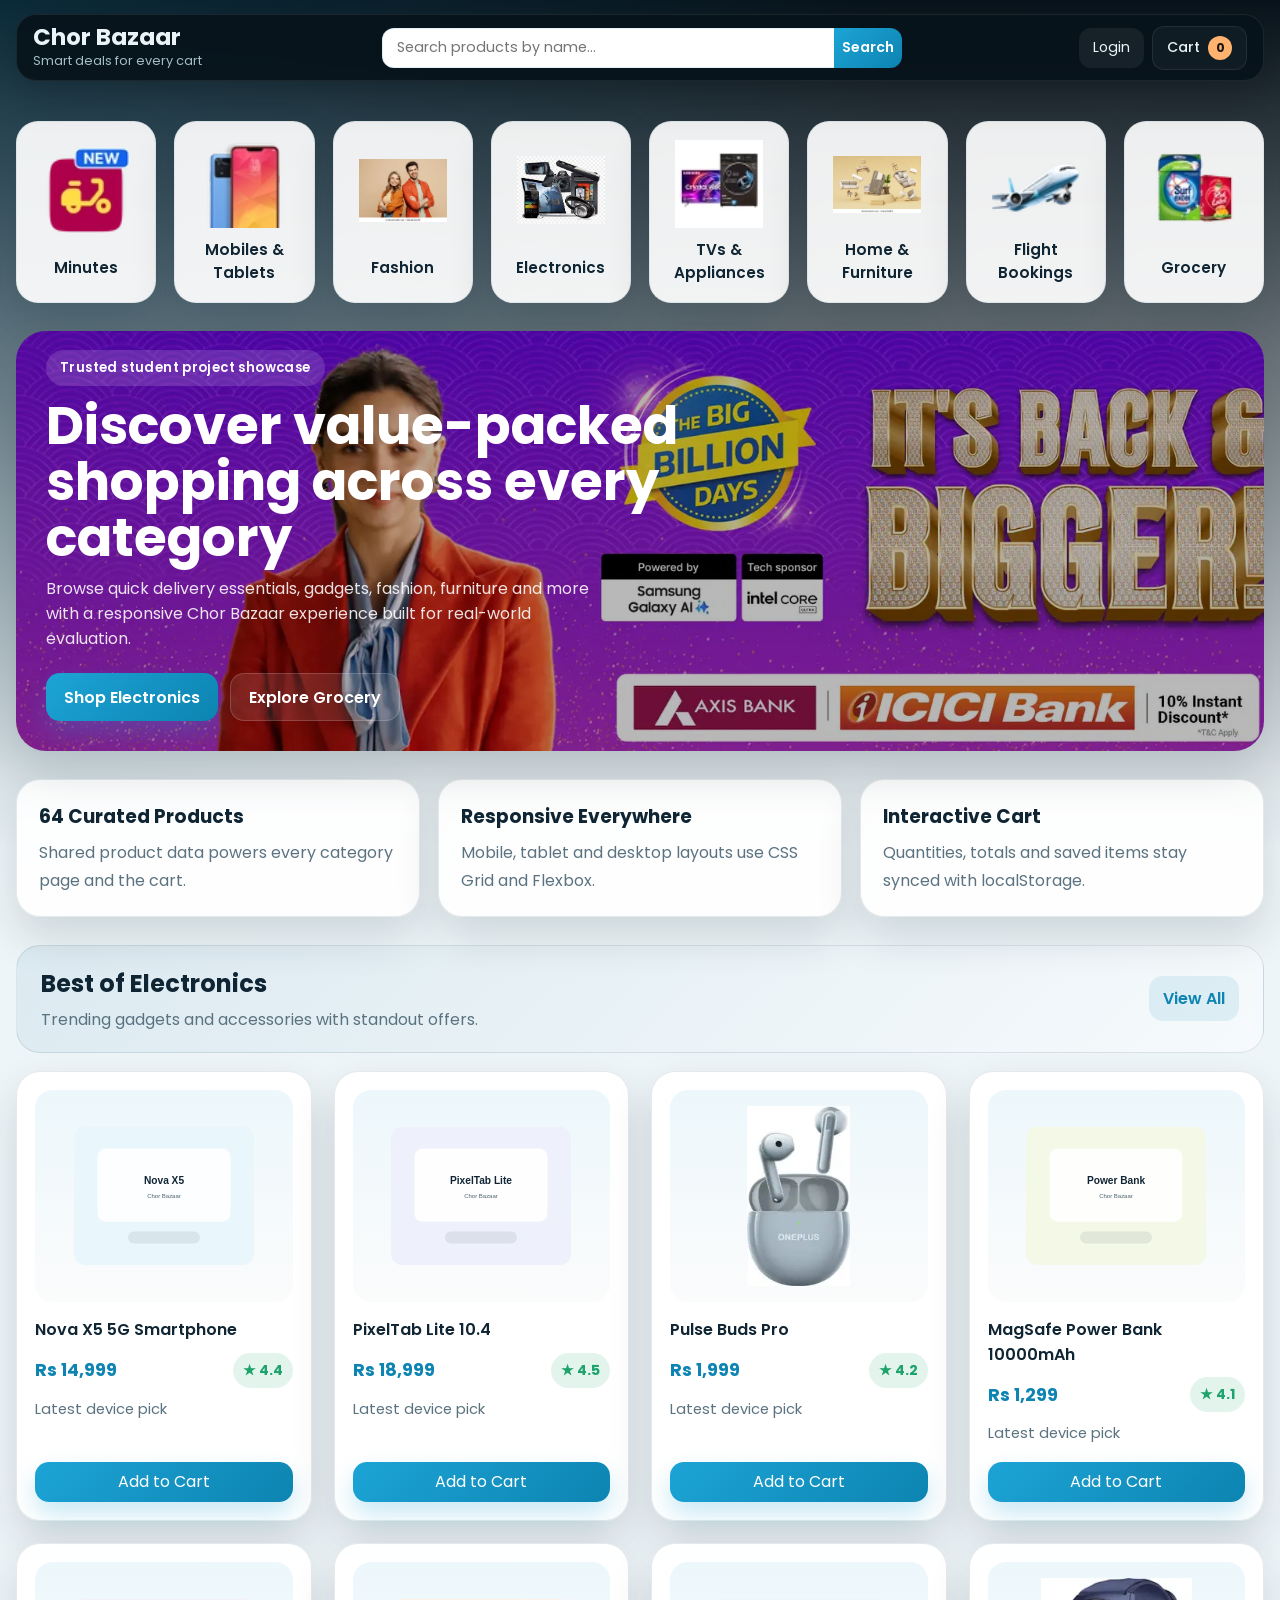
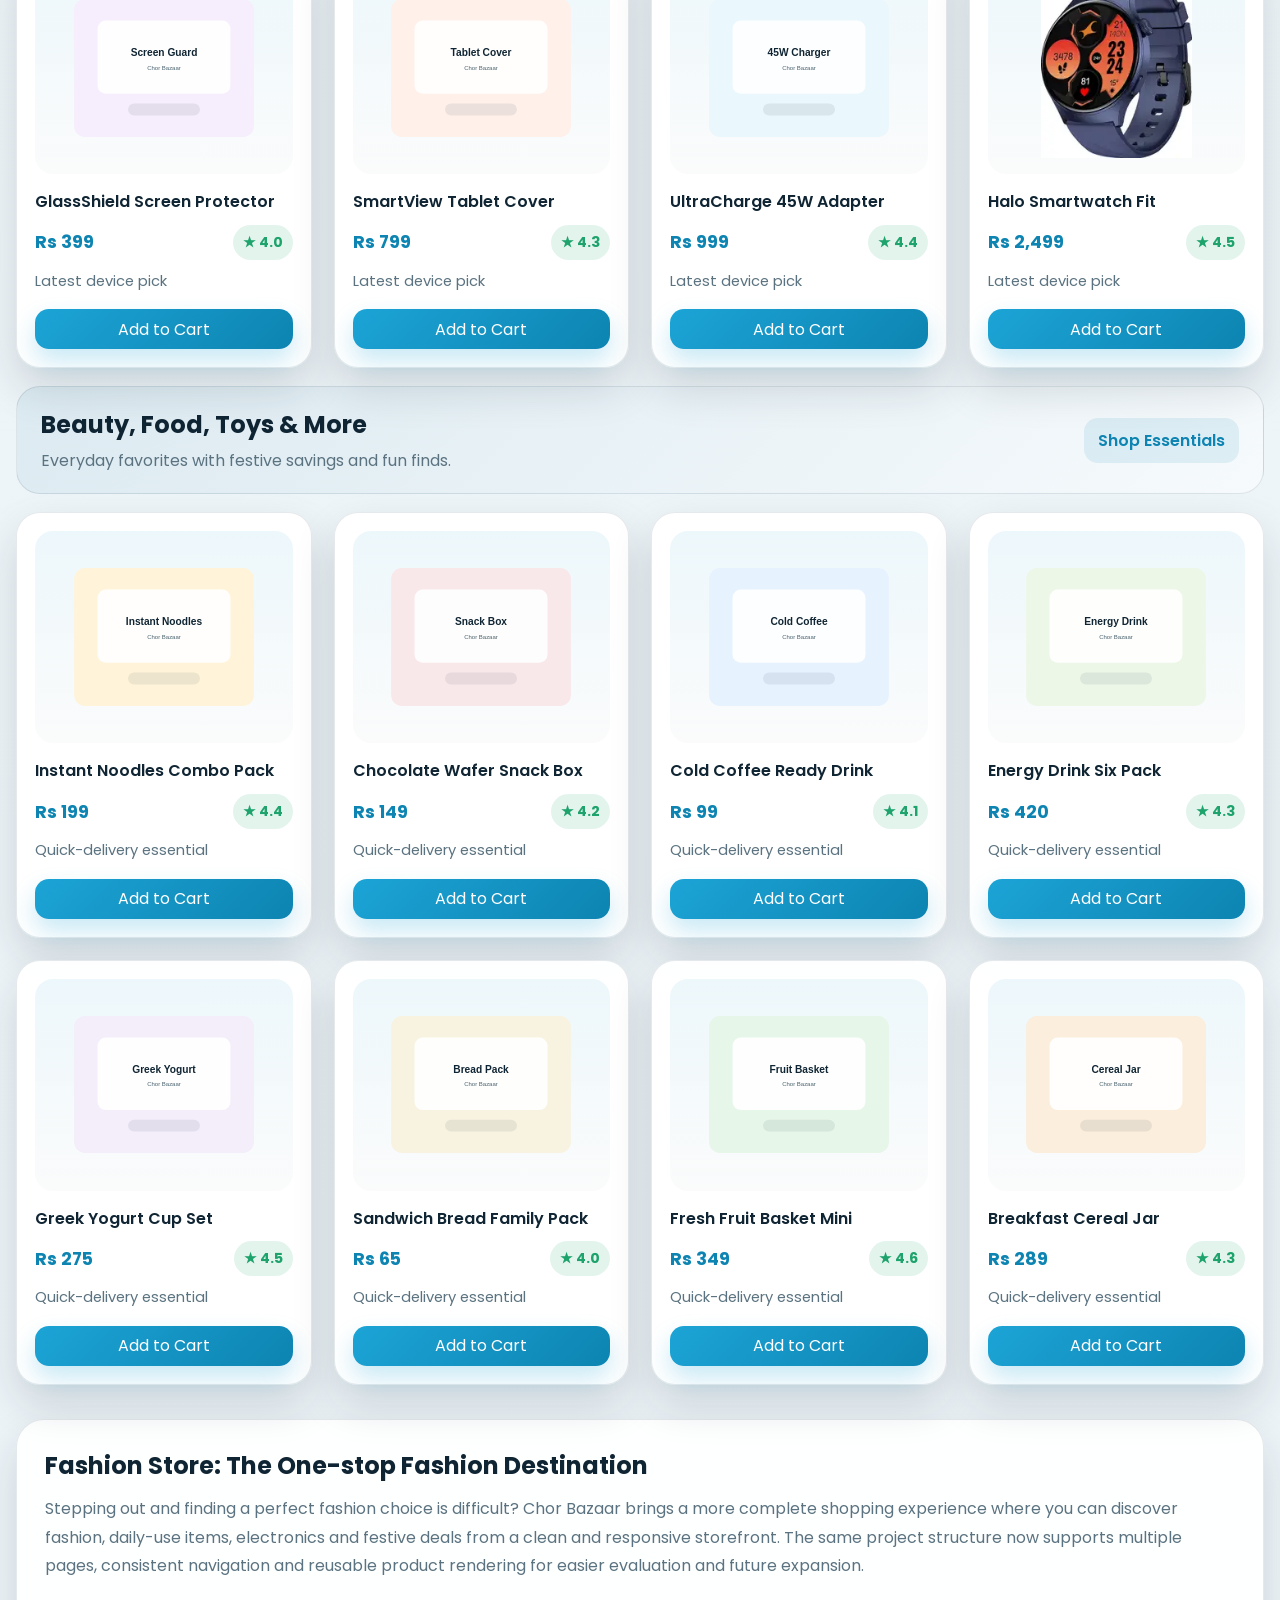
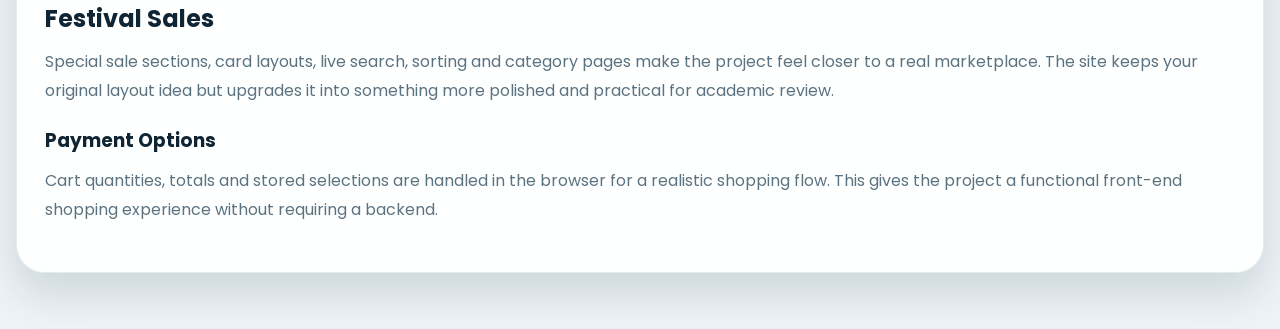
<file: index.html>
<!DOCTYPE html>
<html lang="en">
<head>
    <meta charset="UTF-8">
    <meta name="viewport" content="width=device-width, initial-scale=1.0">
    <title>Chor Bazaar | Home</title>
    <link rel="preconnect" href="https://fonts.googleapis.com">
    <link rel="preconnect" href="https://fonts.gstatic.com" crossorigin>
    <link href="https://fonts.googleapis.com/css2?family=Poppins:wght@400;500;600;700&display=swap" rel="stylesheet">
    <link rel="stylesheet" href="style.css">
</head>
<body data-page="home">
    <header class="header">
        <nav class="main">
            <a class="brand-link" href="index.html" aria-label="Chor Bazaar home">
                <div class="side">
                    <h1>Chor Bazaar</h1>
                    <p>Smart deals for every cart</p>
                </div>
            </a>

            <button class="menu-toggle" id="menuToggle" type="button" aria-label="Toggle navigation" aria-expanded="false" aria-controls="navPanel">
                <span></span>
                <span></span>
                <span></span>
            </button>

            <div class="nav-panel" id="navPanel">
                <div class="search">
                    <form action="#" id="searchForm">
                        <input id="searchInput" type="text" placeholder="Search products by name..." aria-label="Search products">
                        <button type="submit" aria-label="Search products">Search</button>
                    </form>
                </div>

                <div class="right">
                    <button type="button" class="login-button">Login</button>
                    <a class="cart-button" href="cart.html">Cart <span class="cart-count" id="cartCount">0</span></a>
                </div>
            </div>
        </nav>

    </header>

    <main class="page-shell">
        <!-- Existing category section kept and upgraded into clickable category pages -->
        <section class="categories">
            <a class="category-card" data-nav="minutes" href="minutes.html">
                <img src="cat m 1.webp" alt="Minutes delivery">
                <p>Minutes</p>
            </a>
            <a class="category-card" data-nav="mobiles" href="mobiles.html">
                <img src="cat mobile.webp" alt="Mobiles and tablets">
                <p>Mobiles &amp; Tablets</p>
            </a>
            <a class="category-card" data-nav="fashion" href="fashion.html">
                <img src="cat fashion.webp" alt="Fashion">
                <p>Fashion</p>
            </a>
            <a class="category-card" data-nav="electronics" href="electronics.html">
                <img src="cat ele.jpg" alt="Electronics">
                <p>Electronics</p>
            </a>
            <a class="category-card" data-nav="appliances" href="appliances.html">
                <img src="cat app.webp" alt="Appliances">
                <p>TVs &amp; Appliances</p>
            </a>
            <a class="category-card" data-nav="furniture" href="furniture.html">
                <img src="cat furniture.webp" alt="Furniture">
                <p>Home &amp; Furniture</p>
            </a>
            <a class="category-card" data-nav="flights" href="flights.html">
                <img src="cat flight.webp" alt="Flight bookings">
                <p>Flight Bookings</p>
            </a>
            <a class="category-card" data-nav="grocery" href="grocery.html">
                <img src="cat glocery.webp" alt="Grocery">
                <p>Grocery</p>
            </a>
        </section>

        <!-- Existing banner section enhanced with a stronger callout -->
        <section class="madyalo hero-section">
            <img src="img BG1.webp" alt="Featured Chor Bazaar shopping banner">
            <div class="hero-overlay">
                <span class="hero-tag">Trusted student project showcase</span>
                <h2>Discover value-packed shopping across every category</h2>
                <p>Browse quick delivery essentials, gadgets, fashion, furniture and more with a responsive Chor Bazaar experience built for real-world evaluation.</p>
                <div class="hero-actions">
                    <a class="cta-button" href="electronics.html">Shop Electronics</a>
                    <a class="secondary-button" href="grocery.html">Explore Grocery</a>
                </div>
            </div>
        </section>

        <section class="highlights-strip">
            <article class="highlight-card">
                <h3>64 Curated Products</h3>
                <p>Shared product data powers every category page and the cart.</p>
            </article>
            <article class="highlight-card">
                <h3>Responsive Everywhere</h3>
                <p>Mobile, tablet and desktop layouts use CSS Grid and Flexbox.</p>
            </article>
            <article class="highlight-card">
                <h3>Interactive Cart</h3>
                <p>Quantities, totals and saved items stay synced with localStorage.</p>
            </article>
        </section>

        <!-- Existing electronics section now renders from shared data -->
        <section class="product-section">
            <div class="peru section-heading">
                <div>
                    <h1>Best of Electronics</h1>
                    <p>Trending gadgets and accessories with standout offers.</p>
                </div>
                <a class="section-link" href="electronics.html">View All</a>
            </div>
            <div class="product-grid" id="featuredElectronics"></div>
        </section>

        <!-- Existing beauty and toys section now renders from shared data -->
        <section class="product-section">
            <div class="beauty section-heading">
                <div>
                    <h1>Beauty, Food, Toys &amp; More</h1>
                    <p>Everyday favorites with festive savings and fun finds.</p>
                </div>
                <a class="section-link" href="grocery.html">Shop Essentials</a>
            </div>
            <div class="product-grid" id="featuredLifestyle"></div>
        </section>

        <!-- Existing content section preserved and restyled -->
        <section class="last info-section">
            <h2>Fashion Store: The One-stop Fashion Destination</h2>
            <p>Stepping out and finding a perfect fashion choice is difficult? Chor Bazaar brings a more complete shopping experience where you can discover fashion, daily-use items, electronics and festive deals from a clean and responsive storefront. The same project structure now supports multiple pages, consistent navigation and reusable product rendering for easier evaluation and future expansion.</p>

            <h2>Festival Sales</h2>
            <p>Special sale sections, card layouts, live search, sorting and category pages make the project feel closer to a real marketplace. The site keeps your original layout idea but upgrades it into something more polished and practical for academic review.</p>

            <h3>Payment Options</h3>
            <p>Cart quantities, totals and stored selections are handled in the browser for a realistic shopping flow. This gives the project a functional front-end shopping experience without requiring a backend.</p>
        </section>
    </main>

    <div class="toast" id="toast" role="status" aria-live="polite"></div>
    <script src="products.js"></script>
    <script src="script.js"></script>
</body>
</html>
</file>
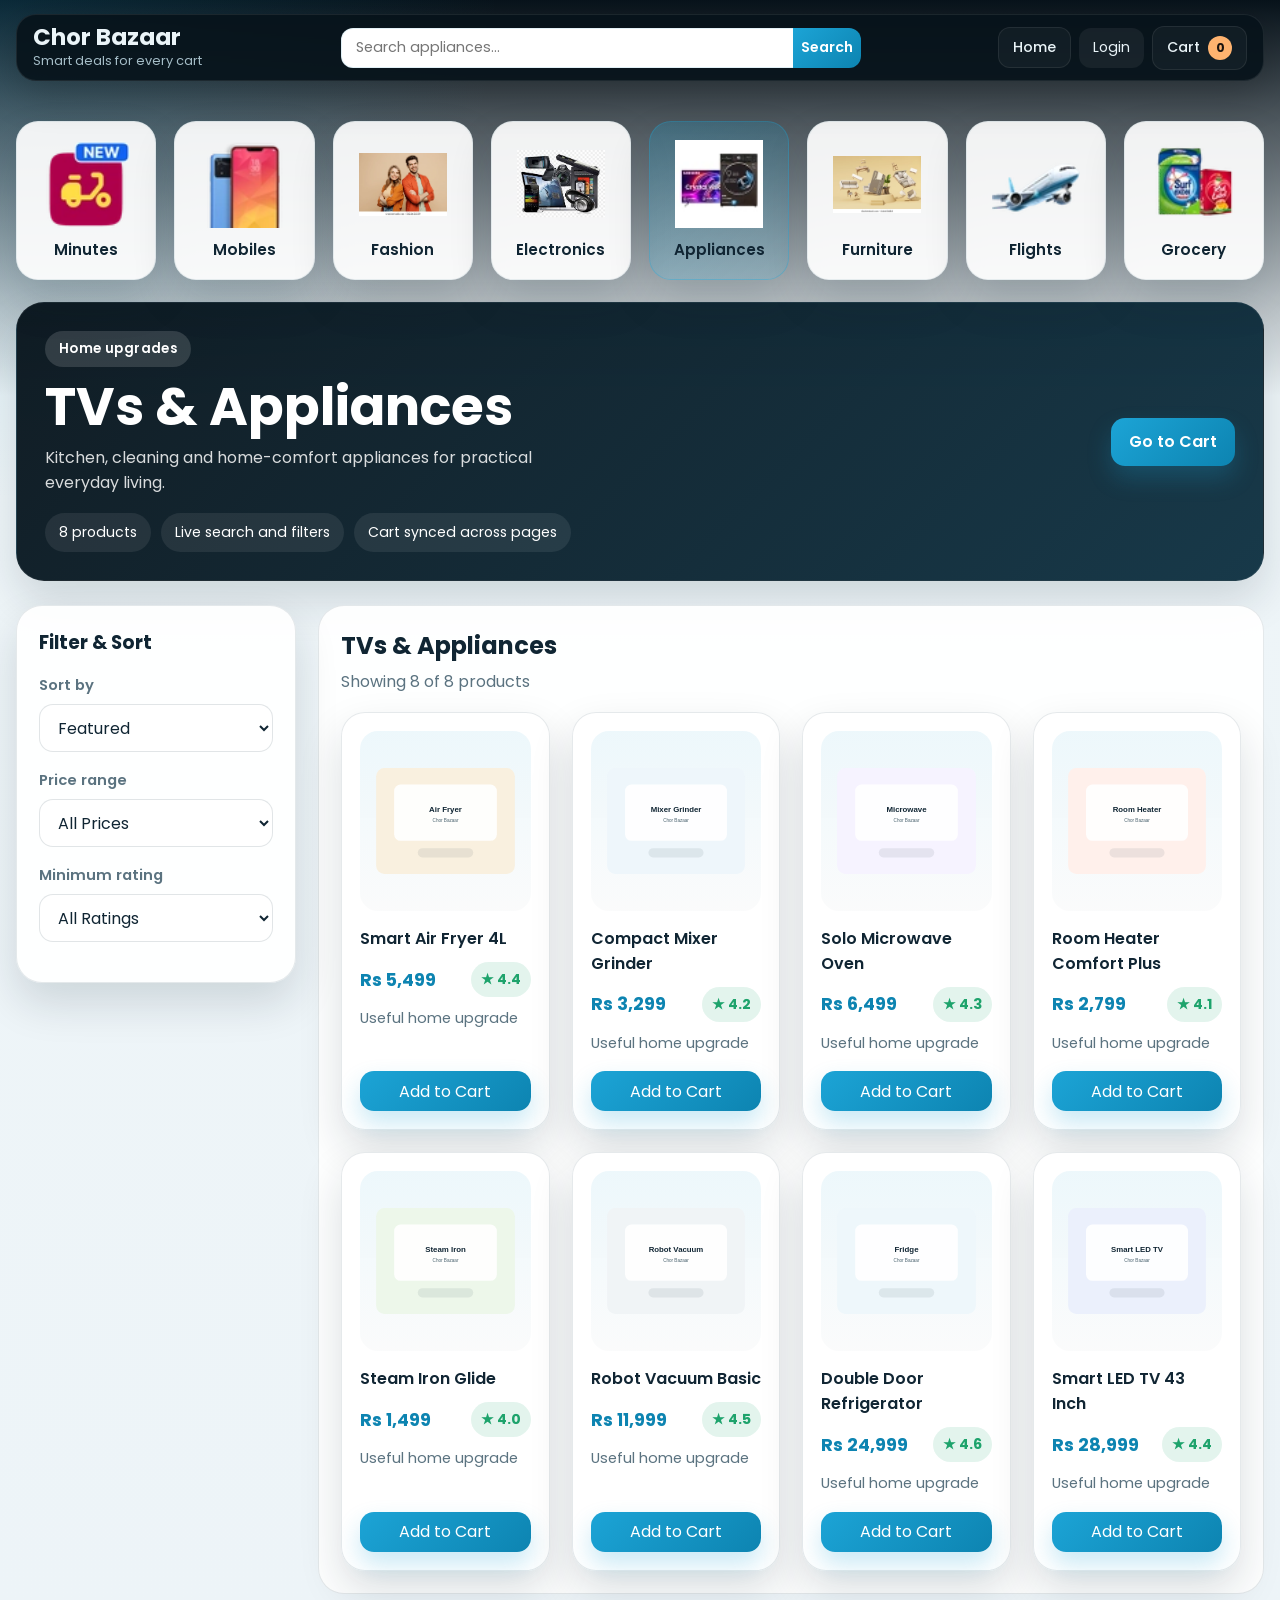
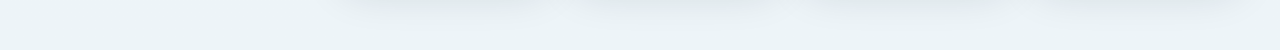
<file: appliances.html>
<!DOCTYPE html>
<html lang="en">
<head>
    <meta charset="UTF-8">
    <meta name="viewport" content="width=device-width, initial-scale=1.0">
    <title>Chor Bazaar | Appliances</title>
    <link rel="preconnect" href="https://fonts.googleapis.com">
    <link rel="preconnect" href="https://fonts.gstatic.com" crossorigin>
    <link href="https://fonts.googleapis.com/css2?family=Poppins:wght@400;500;600;700&display=swap" rel="stylesheet">
    <link rel="stylesheet" href="style.css">
</head>
<body data-page="category" data-category="appliances">
    <header class="header">
        <nav class="main">
            <a class="brand-link" href="index.html" aria-label="Chor Bazaar home">
                <div class="side">
                    <h1>Chor Bazaar</h1>
                    <p>Smart deals for every cart</p>
                </div>
            </a>
            <button class="menu-toggle" id="menuToggle" type="button" aria-label="Toggle navigation" aria-expanded="false" aria-controls="navPanel">
                <span></span>
                <span></span>
                <span></span>
            </button>
            <div class="nav-panel" id="navPanel">
                
                <div class="search">
                    <form action="#" id="searchForm">
                        <input id="searchInput" type="text" placeholder="Search appliances..." aria-label="Search appliances">
                        <button type="submit" aria-label="Search appliances">Search</button>
                    </form>
                </div>
                <div class="right">
                    <a class="cart-button" href="index.html">Home</a>
                    <button type="button" class="login-button">Login</button>
                    <a class="cart-button" href="cart.html">Cart <span class="cart-count" id="cartCount">0</span></a>
                </div>
            </div>
        </nav>
    </header>

    <main class="page-shell">
        <section class="categories compact-categories">
            <a class="category-card" data-nav="minutes" href="minutes.html"><img src="cat m 1.webp" alt="Minutes"><p>Minutes</p></a>
            <a class="category-card" data-nav="mobiles" href="mobiles.html"><img src="cat mobile.webp" alt="Mobiles"><p>Mobiles</p></a>
            <a class="category-card" data-nav="fashion" href="fashion.html"><img src="cat fashion.webp" alt="Fashion"><p>Fashion</p></a>
            <a class="category-card" data-nav="electronics" href="electronics.html"><img src="cat ele.jpg" alt="Electronics"><p>Electronics</p></a>
            <a class="category-card" data-nav="appliances" href="appliances.html"><img src="cat app.webp" alt="Appliances"><p>Appliances</p></a>
            <a class="category-card" data-nav="furniture" href="furniture.html"><img src="cat furniture.webp" alt="Furniture"><p>Furniture</p></a>
            <a class="category-card" data-nav="flights" href="flights.html"><img src="cat flight.webp" alt="Flights"><p>Flights</p></a>
            <a class="category-card" data-nav="grocery" href="grocery.html"><img src="cat glocery.webp" alt="Grocery"><p>Grocery</p></a>
        </section>

        <section class="catalog-hero" id="categoryHero"></section>

        <section class="catalog-shell">
            <aside class="filters-panel">
                <h3>Filter &amp; Sort</h3>
                <label for="sortSelect">Sort by</label>
                <select id="sortSelect">
                    <option value="featured">Featured</option>
                    <option value="price-asc">Price: Low to High</option>
                    <option value="price-desc">Price: High to Low</option>
                    <option value="rating-desc">Rating</option>
                </select>

                <label for="priceFilter">Price range</label>
                <select id="priceFilter">
                    <option value="all">All Prices</option>
                    <option value="0-500">Up to Rs 500</option>
                    <option value="501-1000">Rs 501 - Rs 1000</option>
                    <option value="1001-5000">Rs 1001 - Rs 5000</option>
                    <option value="5001-plus">Above Rs 5000</option>
                </select>

                <label for="ratingFilter">Minimum rating</label>
                <select id="ratingFilter">
                    <option value="all">All Ratings</option>
                    <option value="4.5">4.5 and above</option>
                    <option value="4">4 and above</option>
                    <option value="3.5">3.5 and above</option>
                </select>
            </aside>

            <div class="catalog-content">
                <div class="catalog-topbar">
                    <div>
                        <h2 id="catalogTitle">Appliances Products</h2>
                        <p id="resultsMeta">Loading products...</p>
                    </div>
                </div>
                <div class="product-grid catalog-grid" id="productGrid"></div>
            </div>
        </section>
    </main>

    <div class="toast" id="toast" role="status" aria-live="polite"></div>
    <script src="products.js"></script>
    <script src="script.js"></script>
</body>
</html>
</file>
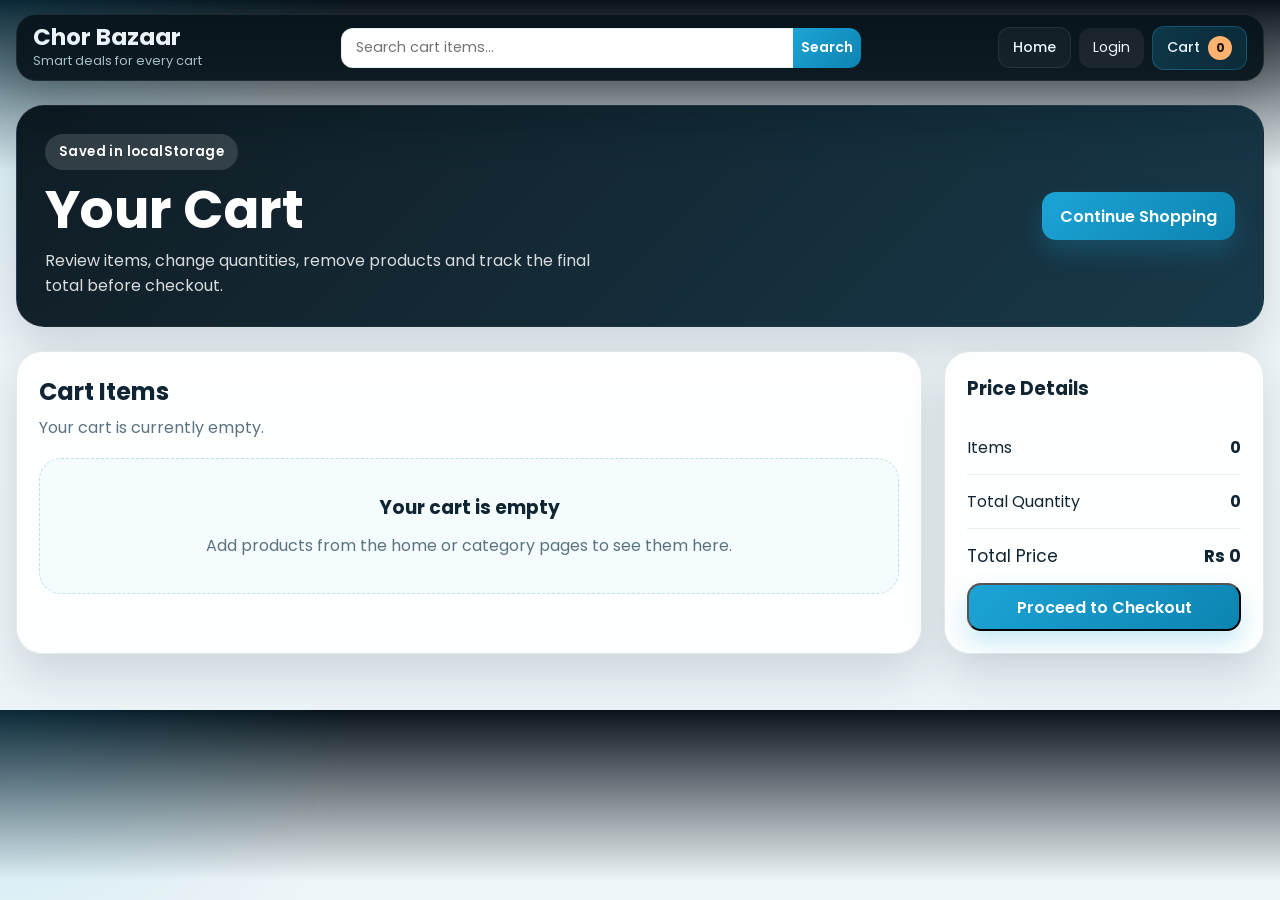
<file: cart.html>
<!DOCTYPE html>
<html lang="en">
<head>
    <meta charset="UTF-8">
    <meta name="viewport" content="width=device-width, initial-scale=1.0">
    <title>Chor Bazaar | Cart</title>
    <link rel="preconnect" href="https://fonts.googleapis.com">
    <link rel="preconnect" href="https://fonts.gstatic.com" crossorigin>
    <link href="https://fonts.googleapis.com/css2?family=Poppins:wght@400;500;600;700&display=swap" rel="stylesheet">
    <link rel="stylesheet" href="style.css">
</head>
<body data-page="cart">
    <header class="header">
        <nav class="main">
            <a class="brand-link" href="index.html" aria-label="Chor Bazaar home">
                <div class="side">
                    <h1>Chor Bazaar</h1>
                    <p>Smart deals for every cart</p>
                </div>
            </a>
            <button class="menu-toggle" id="menuToggle" type="button" aria-label="Toggle navigation" aria-expanded="false" aria-controls="navPanel">
                <span></span>
                <span></span>
                <span></span>
            </button>
            <div class="nav-panel" id="navPanel">
                
                <div class="search">
                    <form action="#" id="searchForm">
                        <input id="searchInput" type="text" placeholder="Search cart items..." aria-label="Search cart items">
                        <button type="submit" aria-label="Search cart items">Search</button>
                    </form>
                </div>
                <div class="right">
                    <a class="cart-button" href="index.html">Home</a>
                    <button type="button" class="login-button">Login</button>
                    <a class="cart-button active" href="cart.html">Cart <span class="cart-count" id="cartCount">0</span></a>
                </div>
            </div>
        </nav>
    </header>

    <main class="page-shell">
        <section class="catalog-hero cart-hero">
            <div class="hero-copy">
                <span class="hero-tag">Saved in localStorage</span>
                <h2>Your Cart</h2>
                <p>Review items, change quantities, remove products and track the final total before checkout.</p>
            </div>
            <a class="cta-button" href="index.html">Continue Shopping</a>
        </section>

        <section class="cart-layout">
            <div class="cart-list-panel">
                <div class="catalog-topbar">
                    <div>
                        <h2>Cart Items</h2>
                        <p id="cartMeta">Loading your cart...</p>
                    </div>
                </div>
                <div class="cart-items" id="cartItems"></div>
            </div>

            <aside class="cart-summary">
                <h3>Price Details</h3>
                <div class="summary-row">
                    <span>Items</span>
                    <strong id="summaryItems">0</strong>
                </div>
                <div class="summary-row">
                    <span>Total Quantity</span>
                    <strong id="summaryQuantity">0</strong>
                </div>
                <div class="summary-row total-row">
                    <span>Total Price</span>
                    <strong id="summaryTotal">Rs 0</strong>
                </div>
                <button type="button" class="cta-button full-width">Proceed to Checkout</button>
            </aside>
        </section>
    </main>

    <div class="toast" id="toast" role="status" aria-live="polite"></div>
    <script src="products.js"></script>
    <script src="script.js"></script>
</body>
</html>
</file>
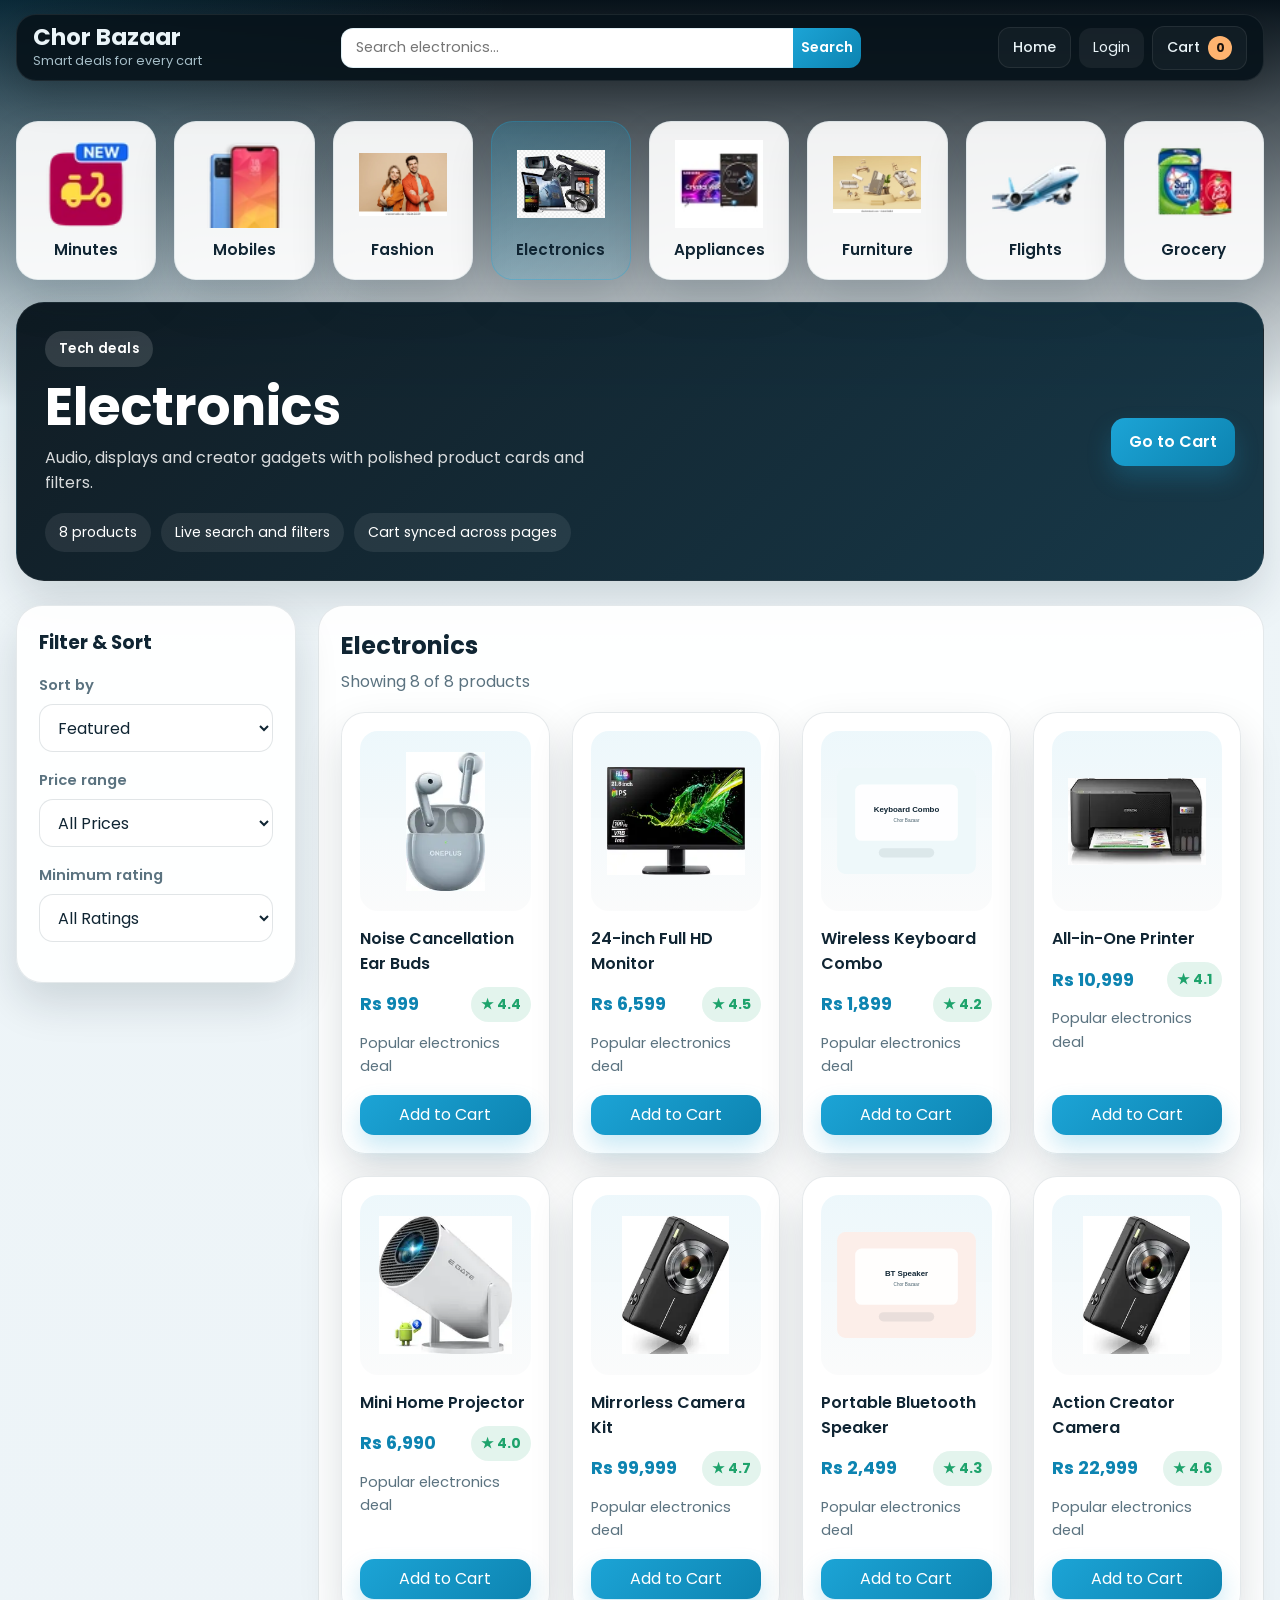
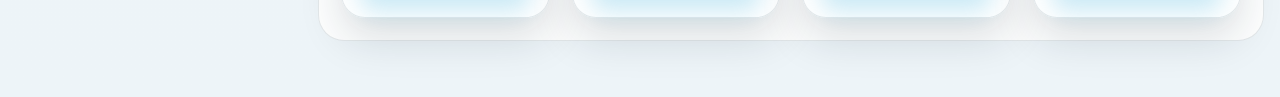
<file: electronics.html>
<!DOCTYPE html>
<html lang="en">
<head>
    <meta charset="UTF-8">
    <meta name="viewport" content="width=device-width, initial-scale=1.0">
    <title>Chor Bazaar | Electronics</title>
    <link rel="preconnect" href="https://fonts.googleapis.com">
    <link rel="preconnect" href="https://fonts.gstatic.com" crossorigin>
    <link href="https://fonts.googleapis.com/css2?family=Poppins:wght@400;500;600;700&display=swap" rel="stylesheet">
    <link rel="stylesheet" href="style.css">
</head>
<body data-page="category" data-category="electronics">
    <header class="header">
        <nav class="main">
            <a class="brand-link" href="index.html" aria-label="Chor Bazaar home">
                <div class="side">
                    <h1>Chor Bazaar</h1>
                    <p>Smart deals for every cart</p>
                </div>
            </a>
            <button class="menu-toggle" id="menuToggle" type="button" aria-label="Toggle navigation" aria-expanded="false" aria-controls="navPanel">
                <span></span>
                <span></span>
                <span></span>
            </button>
            <div class="nav-panel" id="navPanel">
                
                <div class="search">
                    <form action="#" id="searchForm">
                        <input id="searchInput" type="text" placeholder="Search electronics..." aria-label="Search electronics">
                        <button type="submit" aria-label="Search electronics">Search</button>
                    </form>
                </div>
                <div class="right">
                    <a class="cart-button" href="index.html">Home</a>
                    <button type="button" class="login-button">Login</button>
                    <a class="cart-button" href="cart.html">Cart <span class="cart-count" id="cartCount">0</span></a>
                </div>
            </div>
        </nav>
    </header>

    <main class="page-shell">
        <section class="categories compact-categories">
            <a class="category-card" data-nav="minutes" href="minutes.html"><img src="cat m 1.webp" alt="Minutes"><p>Minutes</p></a>
            <a class="category-card" data-nav="mobiles" href="mobiles.html"><img src="cat mobile.webp" alt="Mobiles"><p>Mobiles</p></a>
            <a class="category-card" data-nav="fashion" href="fashion.html"><img src="cat fashion.webp" alt="Fashion"><p>Fashion</p></a>
            <a class="category-card" data-nav="electronics" href="electronics.html"><img src="cat ele.jpg" alt="Electronics"><p>Electronics</p></a>
            <a class="category-card" data-nav="appliances" href="appliances.html"><img src="cat app.webp" alt="Appliances"><p>Appliances</p></a>
            <a class="category-card" data-nav="furniture" href="furniture.html"><img src="cat furniture.webp" alt="Furniture"><p>Furniture</p></a>
            <a class="category-card" data-nav="flights" href="flights.html"><img src="cat flight.webp" alt="Flights"><p>Flights</p></a>
            <a class="category-card" data-nav="grocery" href="grocery.html"><img src="cat glocery.webp" alt="Grocery"><p>Grocery</p></a>
        </section>

        <section class="catalog-hero" id="categoryHero"></section>

        <section class="catalog-shell">
            <aside class="filters-panel">
                <h3>Filter &amp; Sort</h3>
                <label for="sortSelect">Sort by</label>
                <select id="sortSelect">
                    <option value="featured">Featured</option>
                    <option value="price-asc">Price: Low to High</option>
                    <option value="price-desc">Price: High to Low</option>
                    <option value="rating-desc">Rating</option>
                </select>

                <label for="priceFilter">Price range</label>
                <select id="priceFilter">
                    <option value="all">All Prices</option>
                    <option value="0-500">Up to Rs 500</option>
                    <option value="501-1000">Rs 501 - Rs 1000</option>
                    <option value="1001-5000">Rs 1001 - Rs 5000</option>
                    <option value="5001-plus">Above Rs 5000</option>
                </select>

                <label for="ratingFilter">Minimum rating</label>
                <select id="ratingFilter">
                    <option value="all">All Ratings</option>
                    <option value="4.5">4.5 and above</option>
                    <option value="4">4 and above</option>
                    <option value="3.5">3.5 and above</option>
                </select>
            </aside>

            <div class="catalog-content">
                <div class="catalog-topbar">
                    <div>
                        <h2 id="catalogTitle">Electronics Products</h2>
                        <p id="resultsMeta">Loading products...</p>
                    </div>
                </div>
                <div class="product-grid catalog-grid" id="productGrid"></div>
            </div>
        </section>
    </main>

    <div class="toast" id="toast" role="status" aria-live="polite"></div>
    <script src="products.js"></script>
    <script src="script.js"></script>
</body>
</html>
</file>
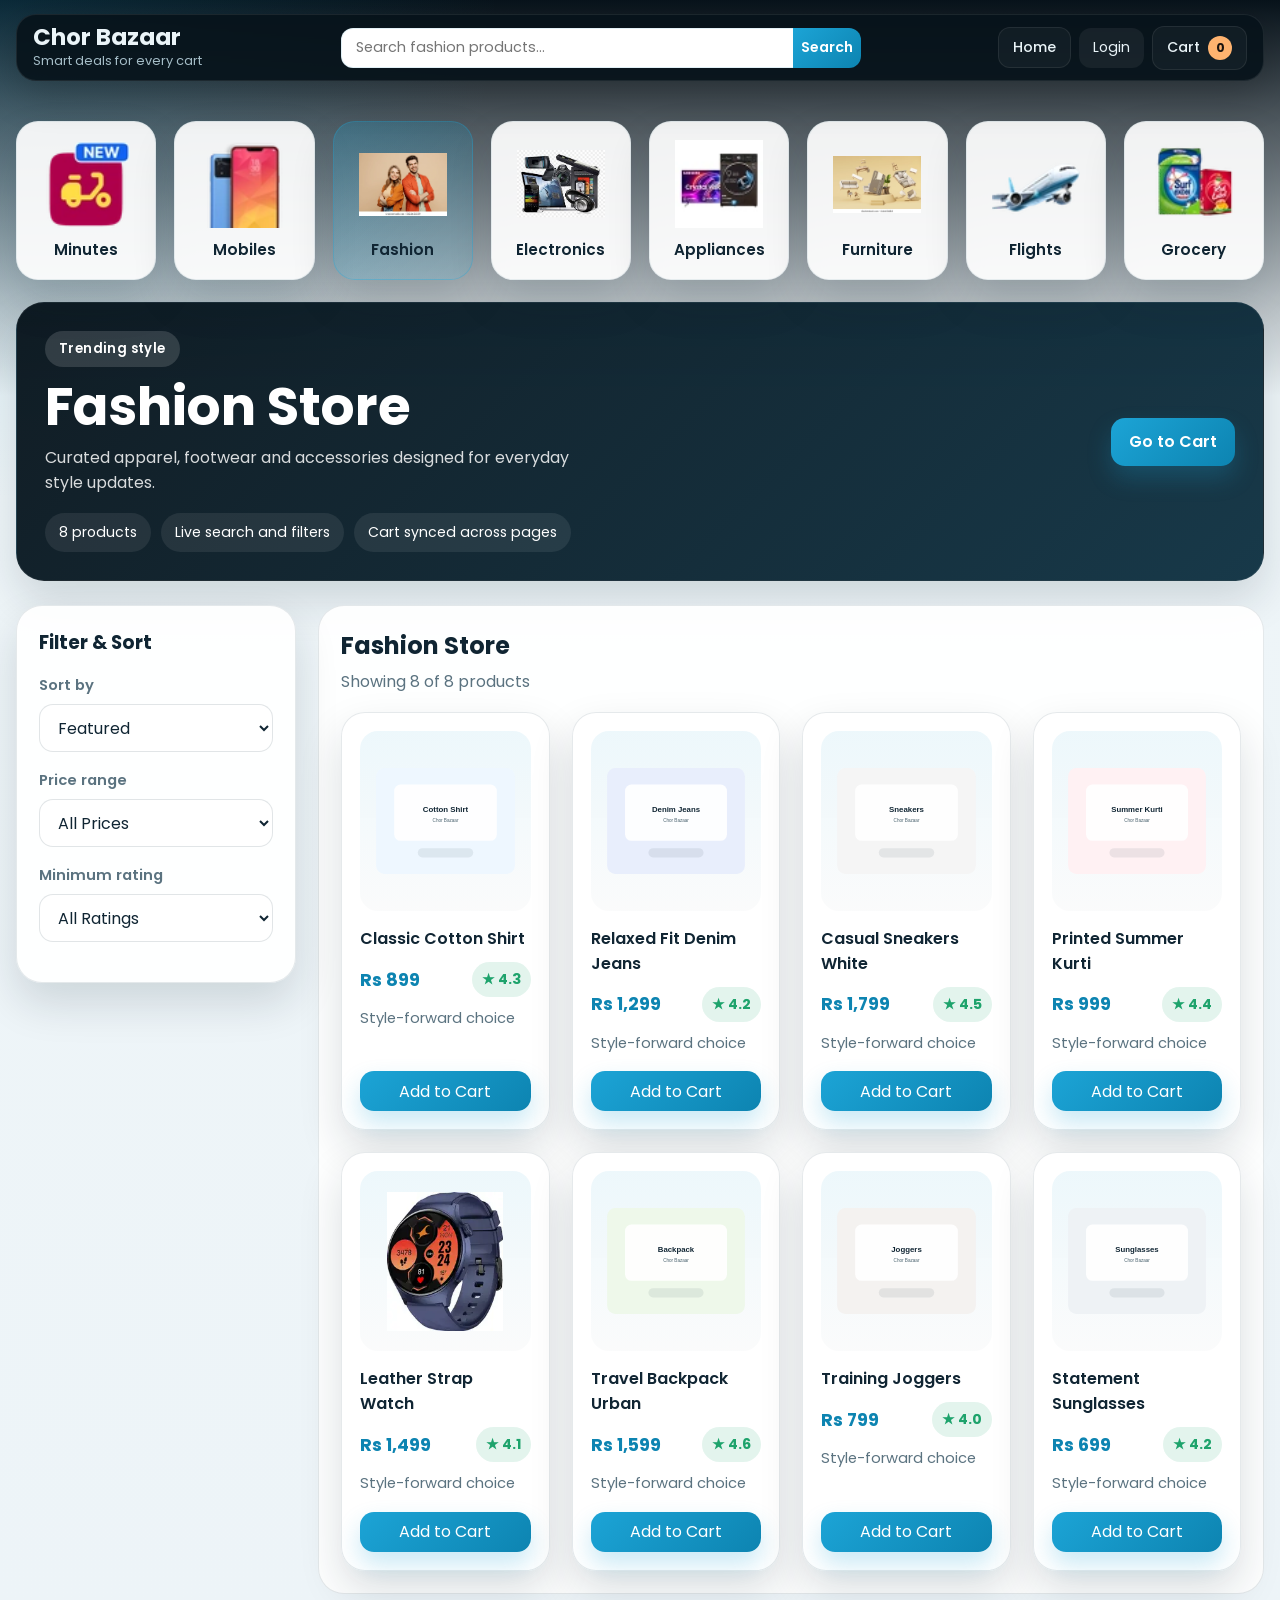
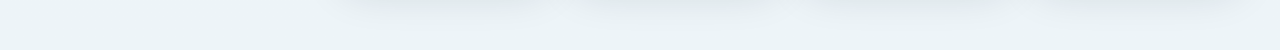
<file: fashion.html>
<!DOCTYPE html>
<html lang="en">
<head>
    <meta charset="UTF-8">
    <meta name="viewport" content="width=device-width, initial-scale=1.0">
    <title>Chor Bazaar | Fashion</title>
    <link rel="preconnect" href="https://fonts.googleapis.com">
    <link rel="preconnect" href="https://fonts.gstatic.com" crossorigin>
    <link href="https://fonts.googleapis.com/css2?family=Poppins:wght@400;500;600;700&display=swap" rel="stylesheet">
    <link rel="stylesheet" href="style.css">
</head>
<body data-page="category" data-category="fashion">
    <header class="header">
        <nav class="main">
            <a class="brand-link" href="index.html" aria-label="Chor Bazaar home">
                <div class="side">
                    <h1>Chor Bazaar</h1>
                    <p>Smart deals for every cart</p>
                </div>
            </a>
            <button class="menu-toggle" id="menuToggle" type="button" aria-label="Toggle navigation" aria-expanded="false" aria-controls="navPanel">
                <span></span>
                <span></span>
                <span></span>
            </button>
            <div class="nav-panel" id="navPanel">
            
                <div class="search">
                    <form action="#" id="searchForm">
                        <input id="searchInput" type="text" placeholder="Search fashion products..." aria-label="Search fashion products">
                        <button type="submit" aria-label="Search fashion products">Search</button>
                    </form>
                </div>
                <div class="right">
                    <a class="cart-button" href="index.html">Home</a>
                    <button type="button" class="login-button">Login</button>
                    <a class="cart-button" href="cart.html">Cart <span class="cart-count" id="cartCount">0</span></a>
                </div>
            </div>
        </nav>
    </header>

    <main class="page-shell">
        <section class="categories compact-categories">
            <a class="category-card" data-nav="minutes" href="minutes.html"><img src="cat m 1.webp" alt="Minutes"><p>Minutes</p></a>
            <a class="category-card" data-nav="mobiles" href="mobiles.html"><img src="cat mobile.webp" alt="Mobiles"><p>Mobiles</p></a>
            <a class="category-card" data-nav="fashion" href="fashion.html"><img src="cat fashion.webp" alt="Fashion"><p>Fashion</p></a>
            <a class="category-card" data-nav="electronics" href="electronics.html"><img src="cat ele.jpg" alt="Electronics"><p>Electronics</p></a>
            <a class="category-card" data-nav="appliances" href="appliances.html"><img src="cat app.webp" alt="Appliances"><p>Appliances</p></a>
            <a class="category-card" data-nav="furniture" href="furniture.html"><img src="cat furniture.webp" alt="Furniture"><p>Furniture</p></a>
            <a class="category-card" data-nav="flights" href="flights.html"><img src="cat flight.webp" alt="Flights"><p>Flights</p></a>
            <a class="category-card" data-nav="grocery" href="grocery.html"><img src="cat glocery.webp" alt="Grocery"><p>Grocery</p></a>
        </section>

        <section class="catalog-hero" id="categoryHero"></section>

        <section class="catalog-shell">
            <aside class="filters-panel">
                <h3>Filter &amp; Sort</h3>
                <label for="sortSelect">Sort by</label>
                <select id="sortSelect">
                    <option value="featured">Featured</option>
                    <option value="price-asc">Price: Low to High</option>
                    <option value="price-desc">Price: High to Low</option>
                    <option value="rating-desc">Rating</option>
                </select>

                <label for="priceFilter">Price range</label>
                <select id="priceFilter">
                    <option value="all">All Prices</option>
                    <option value="0-500">Up to Rs 500</option>
                    <option value="501-1000">Rs 501 - Rs 1000</option>
                    <option value="1001-5000">Rs 1001 - Rs 5000</option>
                    <option value="5001-plus">Above Rs 5000</option>
                </select>

                <label for="ratingFilter">Minimum rating</label>
                <select id="ratingFilter">
                    <option value="all">All Ratings</option>
                    <option value="4.5">4.5 and above</option>
                    <option value="4">4 and above</option>
                    <option value="3.5">3.5 and above</option>
                </select>
            </aside>

            <div class="catalog-content">
                <div class="catalog-topbar">
                    <div>
                        <h2 id="catalogTitle">Fashion Products</h2>
                        <p id="resultsMeta">Loading products...</p>
                    </div>
                </div>
                <div class="product-grid catalog-grid" id="productGrid"></div>
            </div>
        </section>
    </main>

    <div class="toast" id="toast" role="status" aria-live="polite"></div>
    <script src="products.js"></script>
    <script src="script.js"></script>
</body>
</html>
</file>
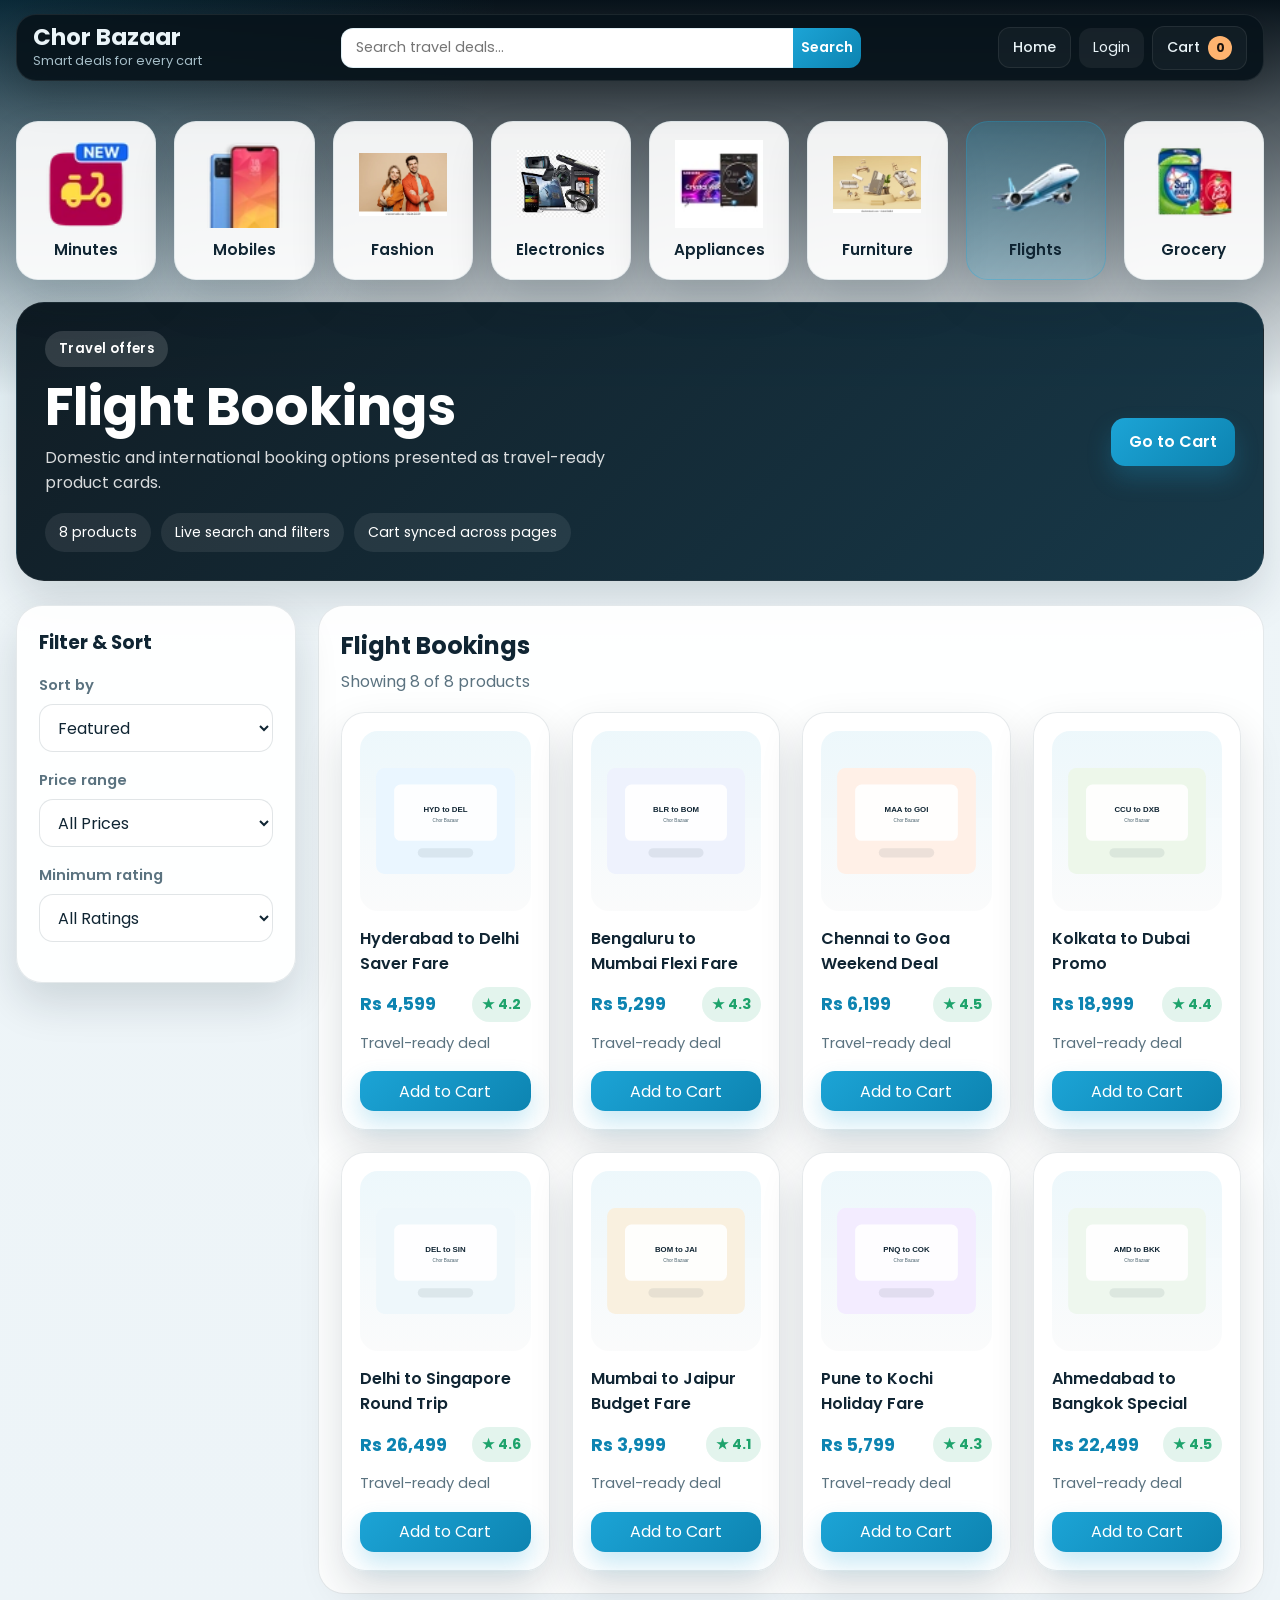
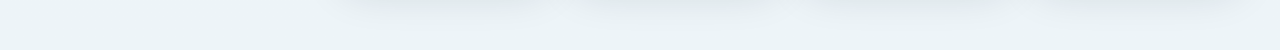
<file: flights.html>
<!DOCTYPE html>
<html lang="en">
<head>
    <meta charset="UTF-8">
    <meta name="viewport" content="width=device-width, initial-scale=1.0">
    <title>Chor Bazaar | Flights</title>
    <link rel="preconnect" href="https://fonts.googleapis.com">
    <link rel="preconnect" href="https://fonts.gstatic.com" crossorigin>
    <link href="https://fonts.googleapis.com/css2?family=Poppins:wght@400;500;600;700&display=swap" rel="stylesheet">
    <link rel="stylesheet" href="style.css">
</head>
<body data-page="category" data-category="flights">
    <header class="header">
        <nav class="main">
            <a class="brand-link" href="index.html" aria-label="Chor Bazaar home">
                <div class="side">
                    <h1>Chor Bazaar</h1>
                    <p>Smart deals for every cart</p>
                </div>
            </a>
            <button class="menu-toggle" id="menuToggle" type="button" aria-label="Toggle navigation" aria-expanded="false" aria-controls="navPanel">
                <span></span>
                <span></span>
                <span></span>
            </button>
            <div class="nav-panel" id="navPanel">
                
                <div class="search">
                    <form action="#" id="searchForm">
                        <input id="searchInput" type="text" placeholder="Search travel deals..." aria-label="Search travel deals">
                        <button type="submit" aria-label="Search travel deals">Search</button>
                    </form>
                </div>
                <div class="right">
                    <a class="cart-button" href="index.html">Home</a>
                    <button type="button" class="login-button">Login</button>
                    <a class="cart-button" href="cart.html">Cart <span class="cart-count" id="cartCount">0</span></a>
                </div>
            </div>
        </nav>
    </header>

    <main class="page-shell">
        <section class="categories compact-categories">
            <a class="category-card" data-nav="minutes" href="minutes.html"><img src="cat m 1.webp" alt="Minutes"><p>Minutes</p></a>
            <a class="category-card" data-nav="mobiles" href="mobiles.html"><img src="cat mobile.webp" alt="Mobiles"><p>Mobiles</p></a>
            <a class="category-card" data-nav="fashion" href="fashion.html"><img src="cat fashion.webp" alt="Fashion"><p>Fashion</p></a>
            <a class="category-card" data-nav="electronics" href="electronics.html"><img src="cat ele.jpg" alt="Electronics"><p>Electronics</p></a>
            <a class="category-card" data-nav="appliances" href="appliances.html"><img src="cat app.webp" alt="Appliances"><p>Appliances</p></a>
            <a class="category-card" data-nav="furniture" href="furniture.html"><img src="cat furniture.webp" alt="Furniture"><p>Furniture</p></a>
            <a class="category-card" data-nav="flights" href="flights.html"><img src="cat flight.webp" alt="Flights"><p>Flights</p></a>
            <a class="category-card" data-nav="grocery" href="grocery.html"><img src="cat glocery.webp" alt="Grocery"><p>Grocery</p></a>
        </section>

        <section class="catalog-hero" id="categoryHero"></section>

        <section class="catalog-shell">
            <aside class="filters-panel">
                <h3>Filter &amp; Sort</h3>
                <label for="sortSelect">Sort by</label>
                <select id="sortSelect">
                    <option value="featured">Featured</option>
                    <option value="price-asc">Price: Low to High</option>
                    <option value="price-desc">Price: High to Low</option>
                    <option value="rating-desc">Rating</option>
                </select>

                <label for="priceFilter">Price range</label>
                <select id="priceFilter">
                    <option value="all">All Prices</option>
                    <option value="0-500">Up to Rs 500</option>
                    <option value="501-1000">Rs 501 - Rs 1000</option>
                    <option value="1001-5000">Rs 1001 - Rs 5000</option>
                    <option value="5001-plus">Above Rs 5000</option>
                </select>

                <label for="ratingFilter">Minimum rating</label>
                <select id="ratingFilter">
                    <option value="all">All Ratings</option>
                    <option value="4.5">4.5 and above</option>
                    <option value="4">4 and above</option>
                    <option value="3.5">3.5 and above</option>
                </select>
            </aside>

            <div class="catalog-content">
                <div class="catalog-topbar">
                    <div>
                        <h2 id="catalogTitle">Flight Deals</h2>
                        <p id="resultsMeta">Loading products...</p>
                    </div>
                </div>
                <div class="product-grid catalog-grid" id="productGrid"></div>
            </div>
        </section>
    </main>

    <div class="toast" id="toast" role="status" aria-live="polite"></div>
    <script src="products.js"></script>
    <script src="script.js"></script>
</body>
</html>
</file>
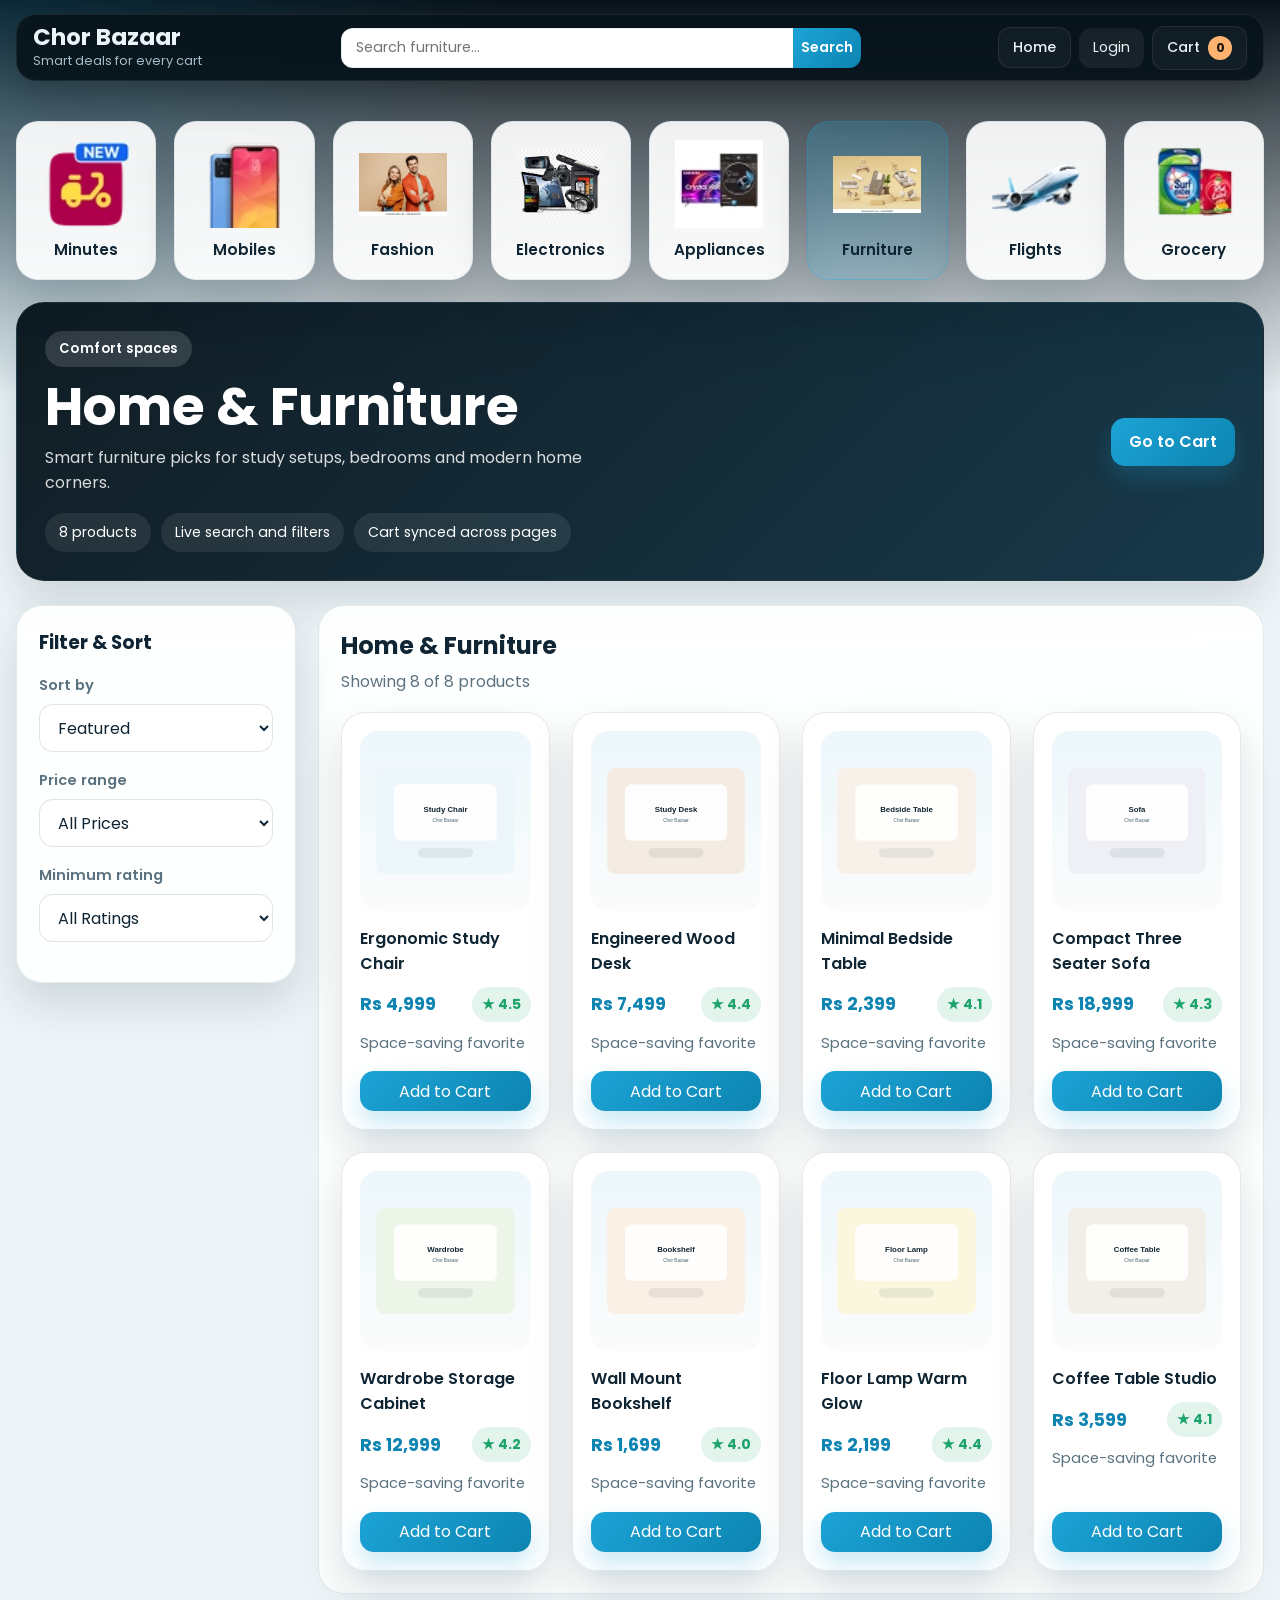
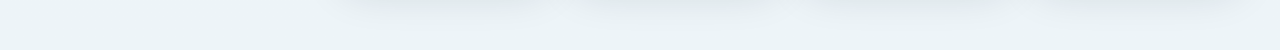
<file: furniture.html>
<!DOCTYPE html>
<html lang="en">
<head>
    <meta charset="UTF-8">
    <meta name="viewport" content="width=device-width, initial-scale=1.0">
    <title>Chor Bazaar | Furniture</title>
    <link rel="preconnect" href="https://fonts.googleapis.com">
    <link rel="preconnect" href="https://fonts.gstatic.com" crossorigin>
    <link href="https://fonts.googleapis.com/css2?family=Poppins:wght@400;500;600;700&display=swap" rel="stylesheet">
    <link rel="stylesheet" href="style.css">
</head>
<body data-page="category" data-category="furniture">
    <header class="header">
        <nav class="main">
            <a class="brand-link" href="index.html" aria-label="Chor Bazaar home">
                <div class="side">
                    <h1>Chor Bazaar</h1>
                    <p>Smart deals for every cart</p>
                </div>
            </a>
            <button class="menu-toggle" id="menuToggle" type="button" aria-label="Toggle navigation" aria-expanded="false" aria-controls="navPanel">
                <span></span>
                <span></span>
                <span></span>
            </button>
            <div class="nav-panel" id="navPanel">
                
                <div class="search">
                    <form action="#" id="searchForm">
                        <input id="searchInput" type="text" placeholder="Search furniture..." aria-label="Search furniture">
                        <button type="submit" aria-label="Search furniture">Search</button>
                    </form>
                </div>
                <div class="right">
                    <a class="cart-button" href="index.html">Home</a>
                    <button type="button" class="login-button">Login</button>
                    <a class="cart-button" href="cart.html">Cart <span class="cart-count" id="cartCount">0</span></a>
                </div>
            </div>
        </nav>
    </header>

    <main class="page-shell">
        <section class="categories compact-categories">
            <a class="category-card" data-nav="minutes" href="minutes.html"><img src="cat m 1.webp" alt="Minutes"><p>Minutes</p></a>
            <a class="category-card" data-nav="mobiles" href="mobiles.html"><img src="cat mobile.webp" alt="Mobiles"><p>Mobiles</p></a>
            <a class="category-card" data-nav="fashion" href="fashion.html"><img src="cat fashion.webp" alt="Fashion"><p>Fashion</p></a>
            <a class="category-card" data-nav="electronics" href="electronics.html"><img src="cat ele.jpg" alt="Electronics"><p>Electronics</p></a>
            <a class="category-card" data-nav="appliances" href="appliances.html"><img src="cat app.webp" alt="Appliances"><p>Appliances</p></a>
            <a class="category-card" data-nav="furniture" href="furniture.html"><img src="cat furniture.webp" alt="Furniture"><p>Furniture</p></a>
            <a class="category-card" data-nav="flights" href="flights.html"><img src="cat flight.webp" alt="Flights"><p>Flights</p></a>
            <a class="category-card" data-nav="grocery" href="grocery.html"><img src="cat glocery.webp" alt="Grocery"><p>Grocery</p></a>
        </section>

        <section class="catalog-hero" id="categoryHero"></section>

        <section class="catalog-shell">
            <aside class="filters-panel">
                <h3>Filter &amp; Sort</h3>
                <label for="sortSelect">Sort by</label>
                <select id="sortSelect">
                    <option value="featured">Featured</option>
                    <option value="price-asc">Price: Low to High</option>
                    <option value="price-desc">Price: High to Low</option>
                    <option value="rating-desc">Rating</option>
                </select>

                <label for="priceFilter">Price range</label>
                <select id="priceFilter">
                    <option value="all">All Prices</option>
                    <option value="0-500">Up to Rs 500</option>
                    <option value="501-1000">Rs 501 - Rs 1000</option>
                    <option value="1001-5000">Rs 1001 - Rs 5000</option>
                    <option value="5001-plus">Above Rs 5000</option>
                </select>

                <label for="ratingFilter">Minimum rating</label>
                <select id="ratingFilter">
                    <option value="all">All Ratings</option>
                    <option value="4.5">4.5 and above</option>
                    <option value="4">4 and above</option>
                    <option value="3.5">3.5 and above</option>
                </select>
            </aside>

            <div class="catalog-content">
                <div class="catalog-topbar">
                    <div>
                        <h2 id="catalogTitle">Furniture Products</h2>
                        <p id="resultsMeta">Loading products...</p>
                    </div>
                </div>
                <div class="product-grid catalog-grid" id="productGrid"></div>
            </div>
        </section>
    </main>

    <div class="toast" id="toast" role="status" aria-live="polite"></div>
    <script src="products.js"></script>
    <script src="script.js"></script>
</body>
</html>
</file>
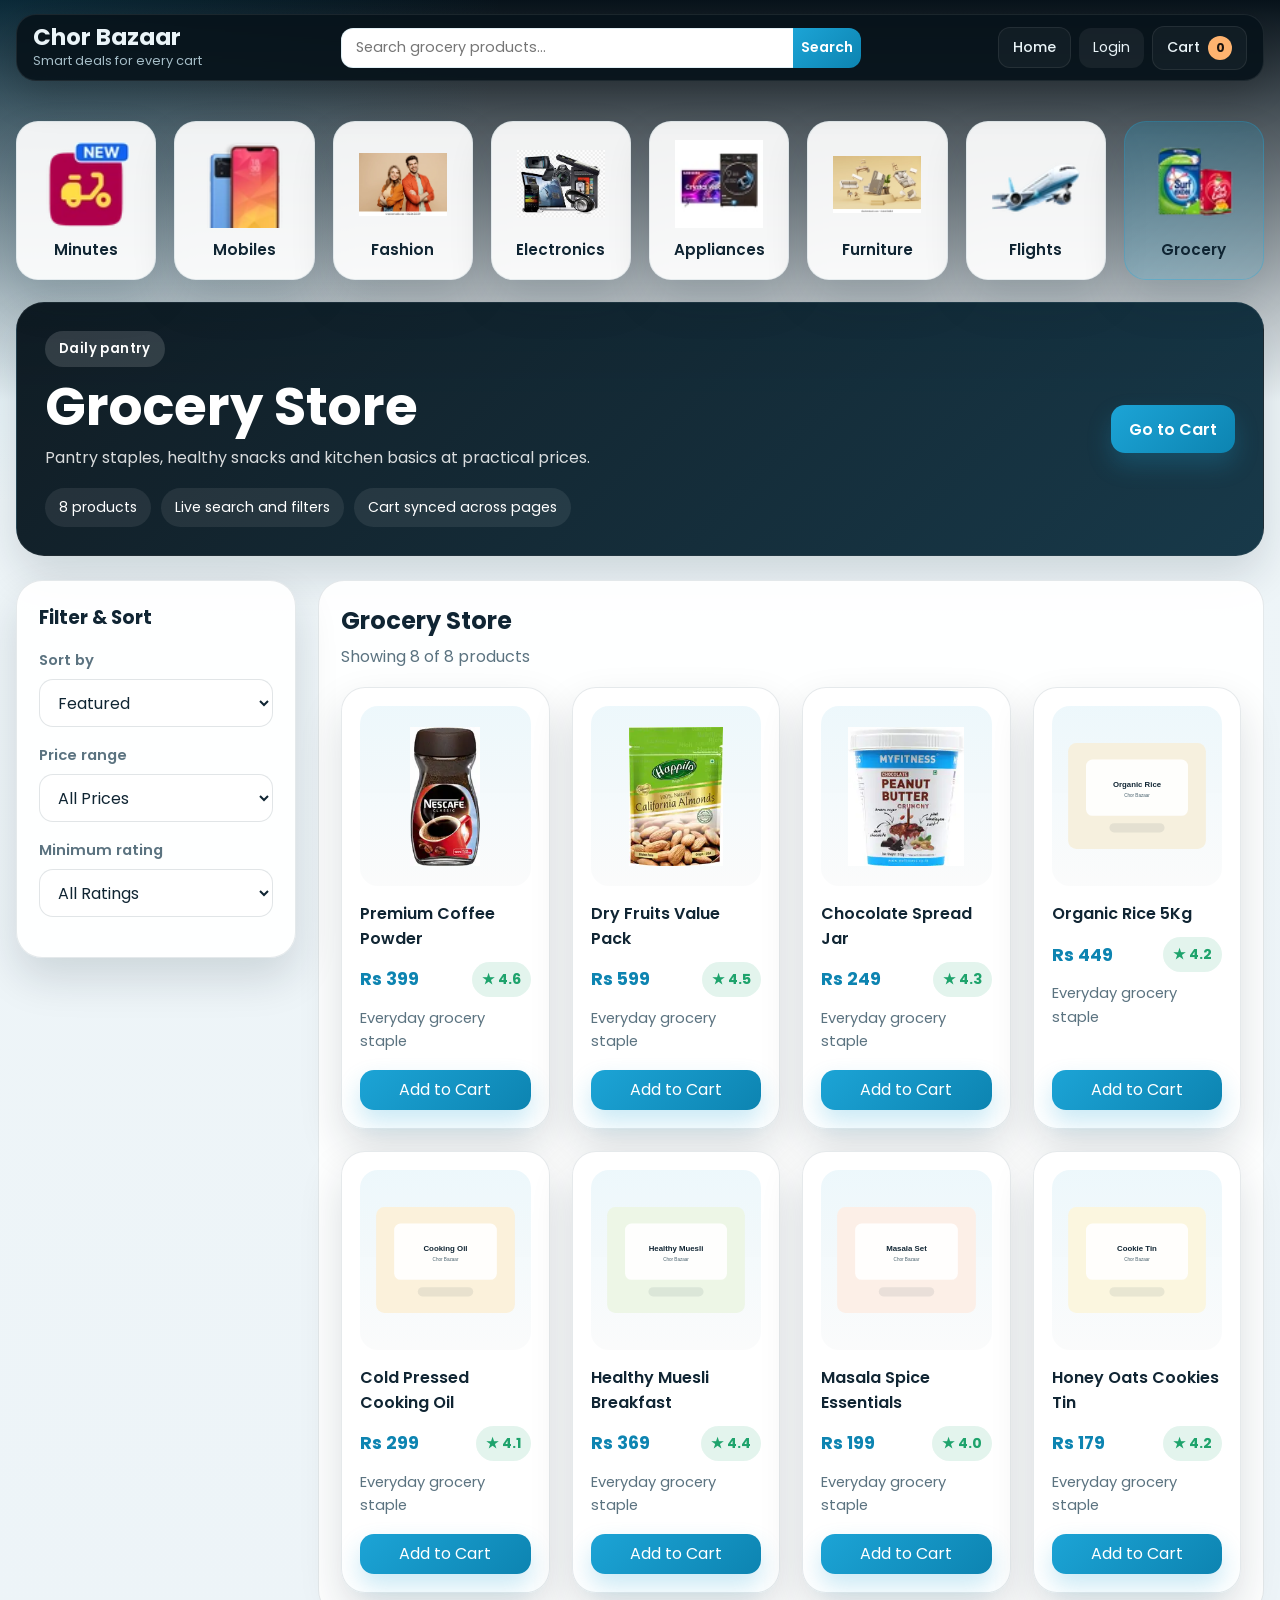
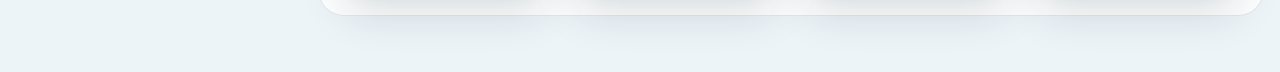
<file: grocery.html>
<!DOCTYPE html>
<html lang="en">
<head>
    <meta charset="UTF-8">
    <meta name="viewport" content="width=device-width, initial-scale=1.0">
    <title>Chor Bazaar | Grocery</title>
    <link rel="preconnect" href="https://fonts.googleapis.com">
    <link rel="preconnect" href="https://fonts.gstatic.com" crossorigin>
    <link href="https://fonts.googleapis.com/css2?family=Poppins:wght@400;500;600;700&display=swap" rel="stylesheet">
    <link rel="stylesheet" href="style.css">
</head>
<body data-page="category" data-category="grocery">
    <header class="header">
        <nav class="main">
            <a class="brand-link" href="index.html" aria-label="Chor Bazaar home">
                <div class="side">
                    <h1>Chor Bazaar</h1>
                    <p>Smart deals for every cart</p>
                </div>
            </a>
            <button class="menu-toggle" id="menuToggle" type="button" aria-label="Toggle navigation" aria-expanded="false" aria-controls="navPanel">
                <span></span>
                <span></span>
                <span></span>
            </button>
            <div class="nav-panel" id="navPanel">
                
                <div class="search">
                    <form action="#" id="searchForm">
                        <input id="searchInput" type="text" placeholder="Search grocery products..." aria-label="Search grocery products">
                        <button type="submit" aria-label="Search grocery products">Search</button>
                    </form>
                </div>
                <div class="right">
                    <a class="cart-button" href="index.html">Home</a>
                    <button type="button" class="login-button">Login</button>
                    <a class="cart-button" href="cart.html">Cart <span class="cart-count" id="cartCount">0</span></a>
                </div>
            </div>
        </nav>
    </header>

    <main class="page-shell">
        <section class="categories compact-categories">
            <a class="category-card" data-nav="minutes" href="minutes.html"><img src="cat m 1.webp" alt="Minutes"><p>Minutes</p></a>
            <a class="category-card" data-nav="mobiles" href="mobiles.html"><img src="cat mobile.webp" alt="Mobiles"><p>Mobiles</p></a>
            <a class="category-card" data-nav="fashion" href="fashion.html"><img src="cat fashion.webp" alt="Fashion"><p>Fashion</p></a>
            <a class="category-card" data-nav="electronics" href="electronics.html"><img src="cat ele.jpg" alt="Electronics"><p>Electronics</p></a>
            <a class="category-card" data-nav="appliances" href="appliances.html"><img src="cat app.webp" alt="Appliances"><p>Appliances</p></a>
            <a class="category-card" data-nav="furniture" href="furniture.html"><img src="cat furniture.webp" alt="Furniture"><p>Furniture</p></a>
            <a class="category-card" data-nav="flights" href="flights.html"><img src="cat flight.webp" alt="Flights"><p>Flights</p></a>
            <a class="category-card" data-nav="grocery" href="grocery.html"><img src="cat glocery.webp" alt="Grocery"><p>Grocery</p></a>
        </section>

        <section class="catalog-hero" id="categoryHero"></section>

        <section class="catalog-shell">
            <aside class="filters-panel">
                <h3>Filter &amp; Sort</h3>
                <label for="sortSelect">Sort by</label>
                <select id="sortSelect">
                    <option value="featured">Featured</option>
                    <option value="price-asc">Price: Low to High</option>
                    <option value="price-desc">Price: High to Low</option>
                    <option value="rating-desc">Rating</option>
                </select>

                <label for="priceFilter">Price range</label>
                <select id="priceFilter">
                    <option value="all">All Prices</option>
                    <option value="0-500">Up to Rs 500</option>
                    <option value="501-1000">Rs 501 - Rs 1000</option>
                    <option value="1001-5000">Rs 1001 - Rs 5000</option>
                    <option value="5001-plus">Above Rs 5000</option>
                </select>

                <label for="ratingFilter">Minimum rating</label>
                <select id="ratingFilter">
                    <option value="all">All Ratings</option>
                    <option value="4.5">4.5 and above</option>
                    <option value="4">4 and above</option>
                    <option value="3.5">3.5 and above</option>
                </select>
            </aside>

            <div class="catalog-content">
                <div class="catalog-topbar">
                    <div>
                        <h2 id="catalogTitle">Grocery Products</h2>
                        <p id="resultsMeta">Loading products...</p>
                    </div>
                </div>
                <div class="product-grid catalog-grid" id="productGrid"></div>
            </div>
        </section>
    </main>

    <div class="toast" id="toast" role="status" aria-live="polite"></div>
    <script src="products.js"></script>
    <script src="script.js"></script>
</body>
</html>
</file>
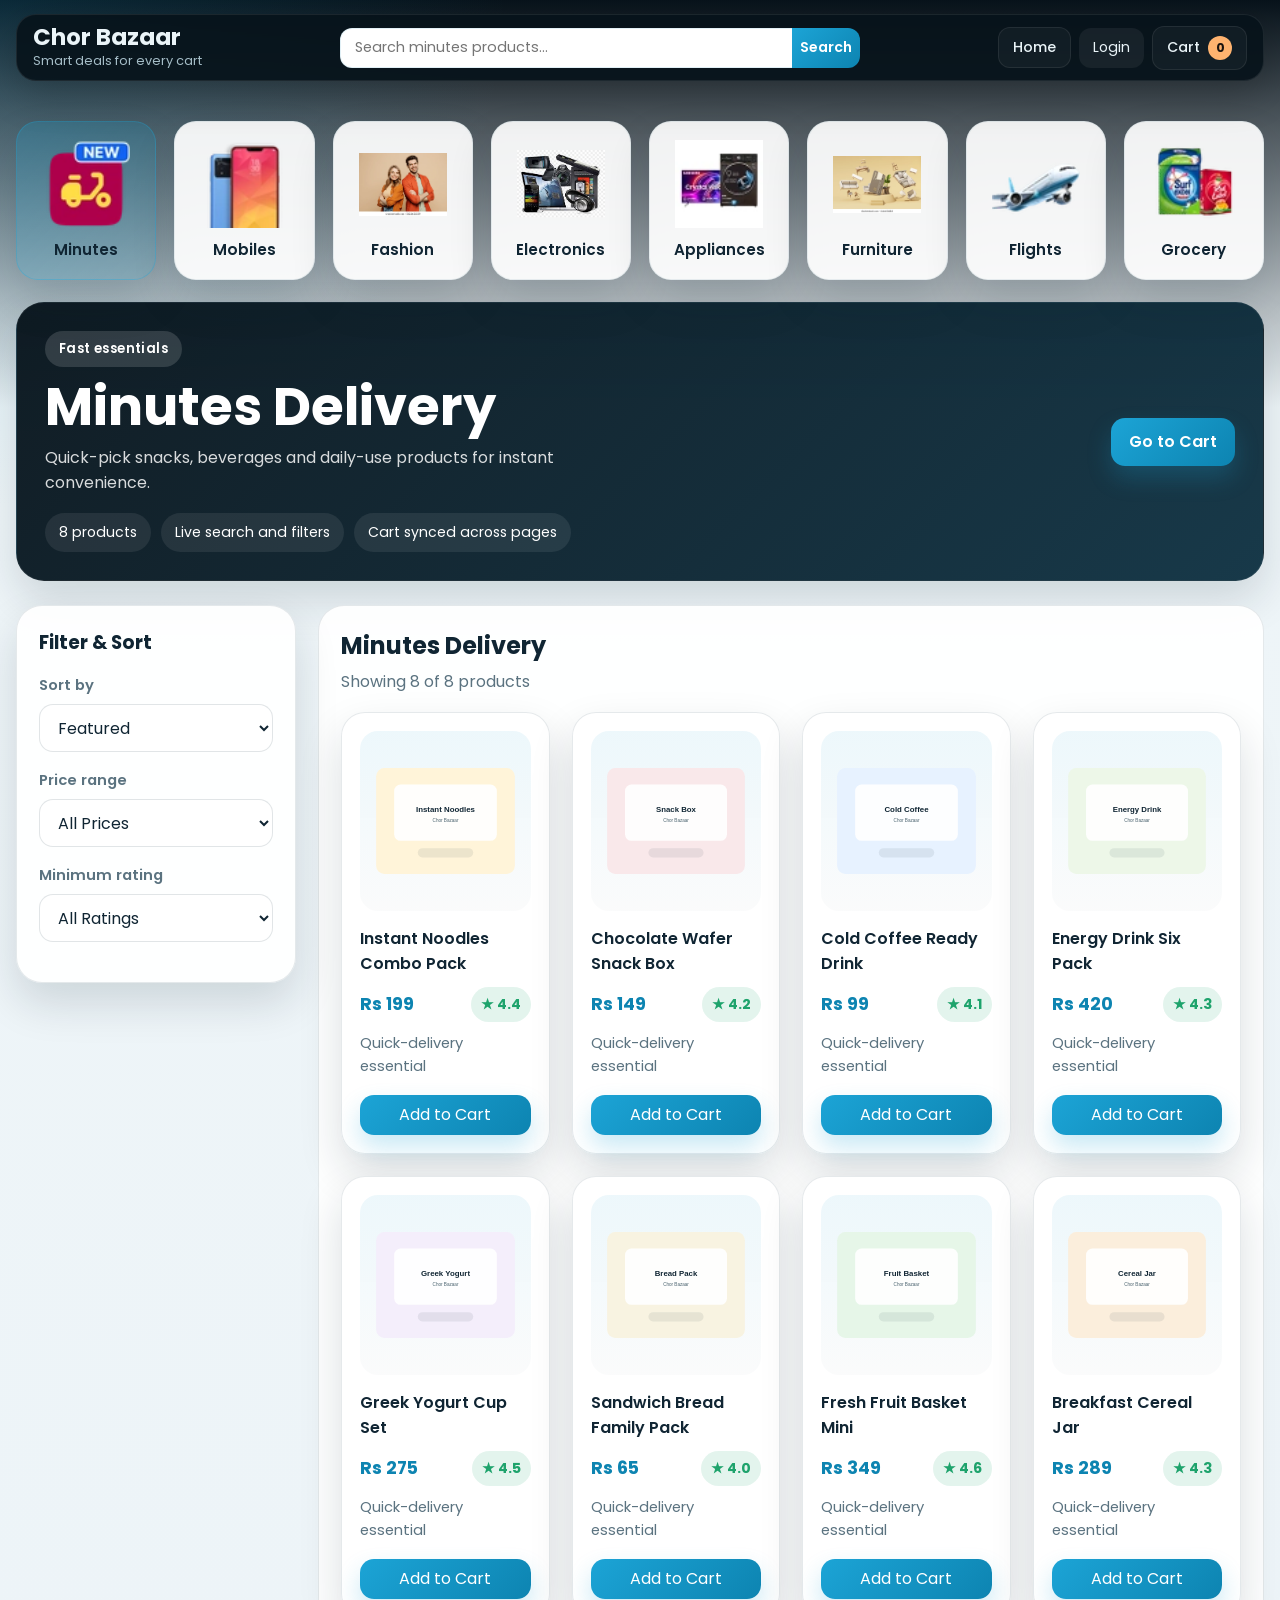
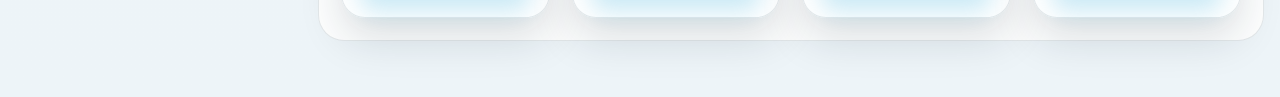
<file: minutes.html>
<!DOCTYPE html>
<html lang="en">
<head>
    <meta charset="UTF-8">
    <meta name="viewport" content="width=device-width, initial-scale=1.0">
    <title>Chor Bazaar | Minutes</title>
    <link rel="preconnect" href="https://fonts.googleapis.com">
    <link rel="preconnect" href="https://fonts.gstatic.com" crossorigin>
    <link href="https://fonts.googleapis.com/css2?family=Poppins:wght@400;500;600;700&display=swap" rel="stylesheet">
    <link rel="stylesheet" href="style.css">
</head>
<body data-page="category" data-category="minutes">
    <header class="header">
        <nav class="main">
            <a class="brand-link" href="index.html" aria-label="Chor Bazaar home">
                <div class="side">
                    <h1>Chor Bazaar</h1>
                    <p>Smart deals for every cart</p>
                </div>
            </a>
            <button class="menu-toggle" id="menuToggle" type="button" aria-label="Toggle navigation" aria-expanded="false" aria-controls="navPanel">
                <span></span>
                <span></span>
                <span></span>
            </button>
            
                <div class="search">
                    <form action="#" id="searchForm">
                        <input id="searchInput" type="text" placeholder="Search minutes products..." aria-label="Search minutes products">
                        <button type="submit" aria-label="Search minutes products">Search</button>
                    </form>
                </div>
                <div class="right">
                    <a class="cart-button" href="index.html">Home</a>
                    <button type="button" class="login-button">Login</button>
                    <a class="cart-button" href="cart.html">Cart <span class="cart-count" id="cartCount">0</span></a>
                </div>
            </div>
        </nav>
    </header>

    <main class="page-shell">
        <section class="categories compact-categories">
            <a class="category-card" data-nav="minutes" href="minutes.html"><img src="cat m 1.webp" alt="Minutes"><p>Minutes</p></a>
            <a class="category-card" data-nav="mobiles" href="mobiles.html"><img src="cat mobile.webp" alt="Mobiles"><p>Mobiles</p></a>
            <a class="category-card" data-nav="fashion" href="fashion.html"><img src="cat fashion.webp" alt="Fashion"><p>Fashion</p></a>
            <a class="category-card" data-nav="electronics" href="electronics.html"><img src="cat ele.jpg" alt="Electronics"><p>Electronics</p></a>
            <a class="category-card" data-nav="appliances" href="appliances.html"><img src="cat app.webp" alt="Appliances"><p>Appliances</p></a>
            <a class="category-card" data-nav="furniture" href="furniture.html"><img src="cat furniture.webp" alt="Furniture"><p>Furniture</p></a>
            <a class="category-card" data-nav="flights" href="flights.html"><img src="cat flight.webp" alt="Flights"><p>Flights</p></a>
            <a class="category-card" data-nav="grocery" href="grocery.html"><img src="cat glocery.webp" alt="Grocery"><p>Grocery</p></a>
        </section>

        <section class="catalog-hero" id="categoryHero"></section>

        <section class="catalog-shell">
            <aside class="filters-panel">
                <h3>Filter &amp; Sort</h3>
                <label for="sortSelect">Sort by</label>
                <select id="sortSelect">
                    <option value="featured">Featured</option>
                    <option value="price-asc">Price: Low to High</option>
                    <option value="price-desc">Price: High to Low</option>
                    <option value="rating-desc">Rating</option>
                </select>

                <label for="priceFilter">Price range</label>
                <select id="priceFilter">
                    <option value="all">All Prices</option>
                    <option value="0-500">Up to Rs 500</option>
                    <option value="501-1000">Rs 501 - Rs 1000</option>
                    <option value="1001-5000">Rs 1001 - Rs 5000</option>
                    <option value="5001-plus">Above Rs 5000</option>
                </select>

                <label for="ratingFilter">Minimum rating</label>
                <select id="ratingFilter">
                    <option value="all">All Ratings</option>
                    <option value="4.5">4.5 and above</option>
                    <option value="4">4 and above</option>
                    <option value="3.5">3.5 and above</option>
                </select>
            </aside>

            <div class="catalog-content">
                <div class="catalog-topbar">
                    <div>
                        <h2 id="catalogTitle">Minutes Products</h2>
                        <p id="resultsMeta">Loading products...</p>
                    </div>
                </div>
                <div class="product-grid catalog-grid" id="productGrid"></div>
            </div>
        </section>
    </main>

    <div class="toast" id="toast" role="status" aria-live="polite"></div>
    <script src="products.js"></script>
    <script src="script.js"></script>
</body>
</html>
</file>
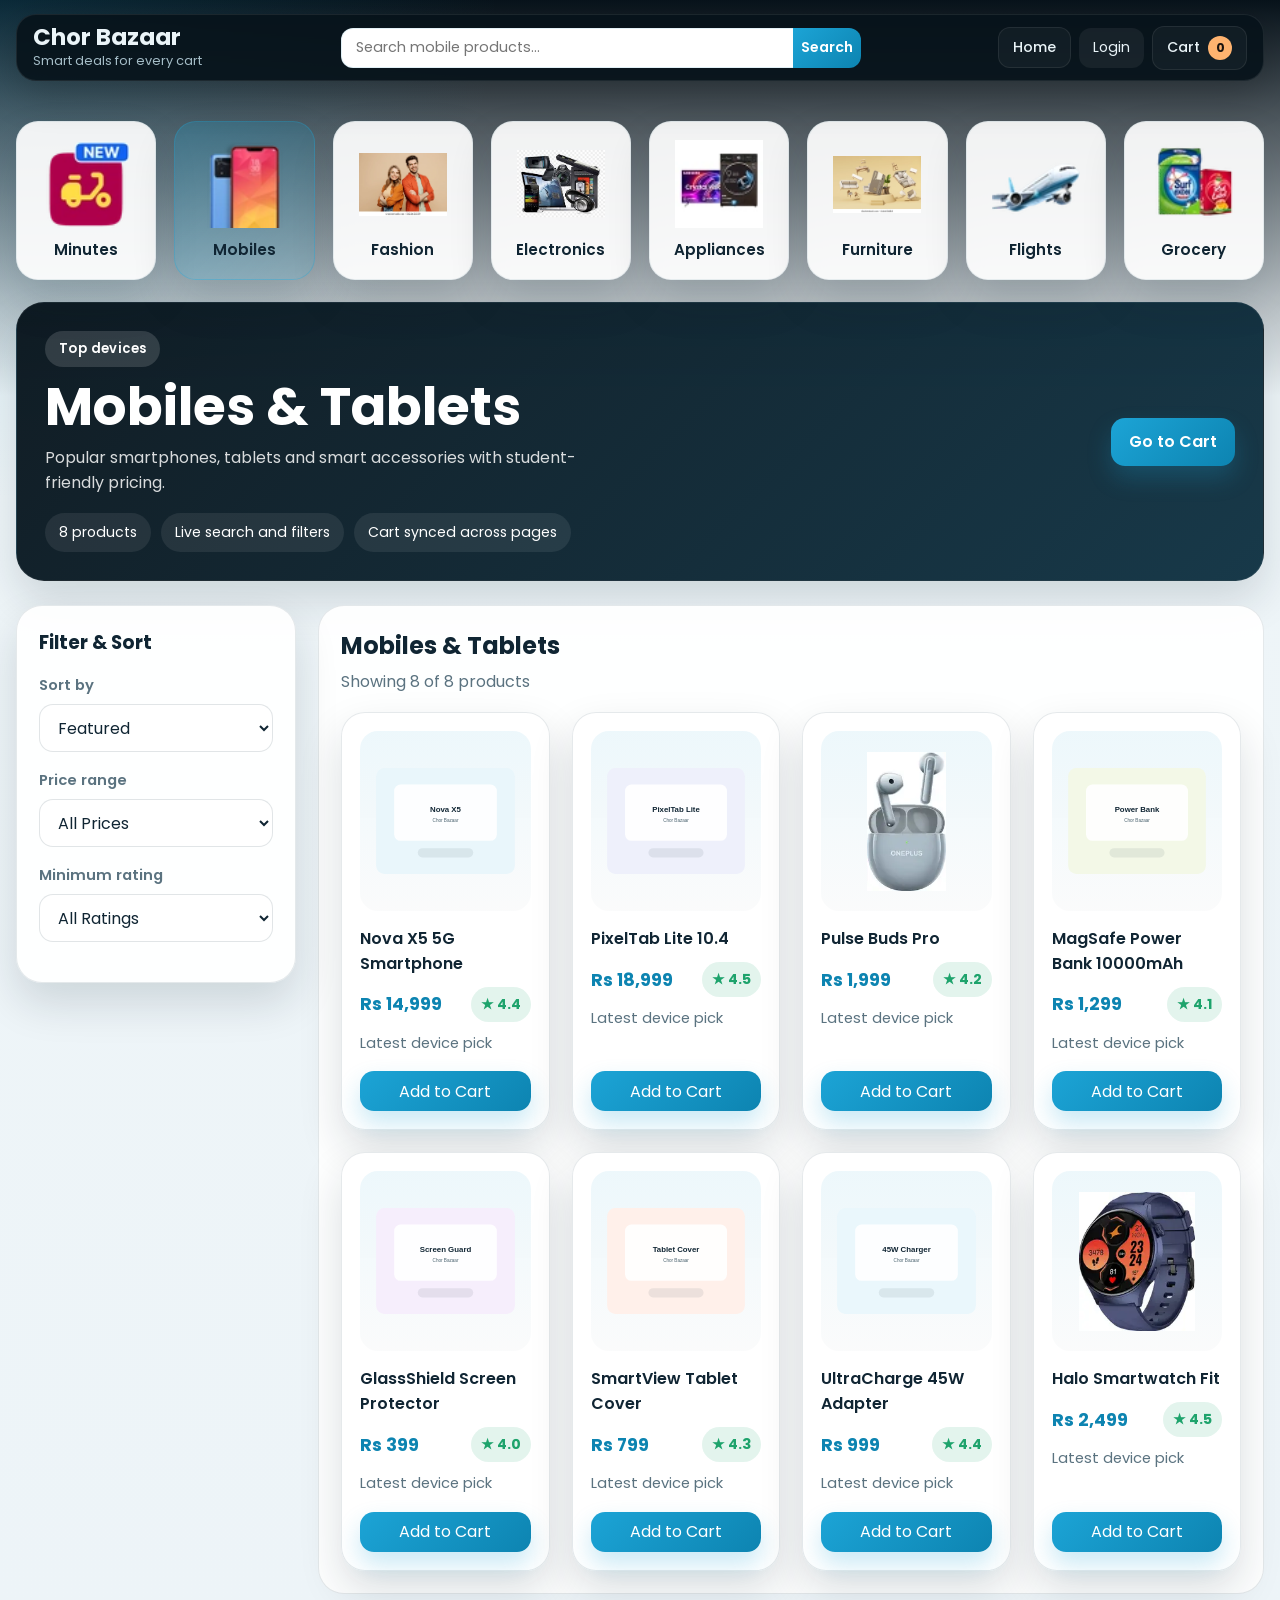
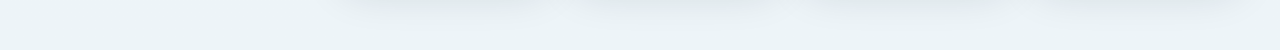
<file: mobiles.html>
<!DOCTYPE html>
<html lang="en">
<head>
    <meta charset="UTF-8">
    <meta name="viewport" content="width=device-width, initial-scale=1.0">
    <title>Chor Bazaar | Mobiles & Tablets</title>
    <link rel="preconnect" href="https://fonts.googleapis.com">
    <link rel="preconnect" href="https://fonts.gstatic.com" crossorigin>
    <link href="https://fonts.googleapis.com/css2?family=Poppins:wght@400;500;600;700&display=swap" rel="stylesheet">
    <link rel="stylesheet" href="style.css">
</head>
<body data-page="category" data-category="mobiles">
    <header class="header">
        <nav class="main">
            <a class="brand-link" href="index.html" aria-label="Chor Bazaar home">
                <div class="side">
                    <h1>Chor Bazaar</h1>
                    <p>Smart deals for every cart</p>
                </div>
            </a>
            <button class="menu-toggle" id="menuToggle" type="button" aria-label="Toggle navigation" aria-expanded="false" aria-controls="navPanel">
                <span></span>
                <span></span>
                <span></span>
            </button>
            <div class="nav-panel" id="navPanel">
                
                <div class="search">
                    <form action="#" id="searchForm">
                        <input id="searchInput" type="text" placeholder="Search mobile products..." aria-label="Search mobile products">
                        <button type="submit" aria-label="Search mobile products">Search</button>
                    </form>
                </div>
                <div class="right">
                    <a class="cart-button" href="index.html">Home</a>
                    <button type="button" class="login-button">Login</button>
                    <a class="cart-button" href="cart.html">Cart <span class="cart-count" id="cartCount">0</span></a>
                </div>
            </div>
        </nav>
    </header>

    <main class="page-shell">
        <section class="categories compact-categories">
            <a class="category-card" data-nav="minutes" href="minutes.html"><img src="cat m 1.webp" alt="Minutes"><p>Minutes</p></a>
            <a class="category-card" data-nav="mobiles" href="mobiles.html"><img src="cat mobile.webp" alt="Mobiles"><p>Mobiles</p></a>
            <a class="category-card" data-nav="fashion" href="fashion.html"><img src="cat fashion.webp" alt="Fashion"><p>Fashion</p></a>
            <a class="category-card" data-nav="electronics" href="electronics.html"><img src="cat ele.jpg" alt="Electronics"><p>Electronics</p></a>
            <a class="category-card" data-nav="appliances" href="appliances.html"><img src="cat app.webp" alt="Appliances"><p>Appliances</p></a>
            <a class="category-card" data-nav="furniture" href="furniture.html"><img src="cat furniture.webp" alt="Furniture"><p>Furniture</p></a>
            <a class="category-card" data-nav="flights" href="flights.html"><img src="cat flight.webp" alt="Flights"><p>Flights</p></a>
            <a class="category-card" data-nav="grocery" href="grocery.html"><img src="cat glocery.webp" alt="Grocery"><p>Grocery</p></a>
        </section>

        <section class="catalog-hero" id="categoryHero"></section>

        <section class="catalog-shell">
            <aside class="filters-panel">
                <h3>Filter &amp; Sort</h3>
                <label for="sortSelect">Sort by</label>
                <select id="sortSelect">
                    <option value="featured">Featured</option>
                    <option value="price-asc">Price: Low to High</option>
                    <option value="price-desc">Price: High to Low</option>
                    <option value="rating-desc">Rating</option>
                </select>

                <label for="priceFilter">Price range</label>
                <select id="priceFilter">
                    <option value="all">All Prices</option>
                    <option value="0-500">Up to Rs 500</option>
                    <option value="501-1000">Rs 501 - Rs 1000</option>
                    <option value="1001-5000">Rs 1001 - Rs 5000</option>
                    <option value="5001-plus">Above Rs 5000</option>
                </select>

                <label for="ratingFilter">Minimum rating</label>
                <select id="ratingFilter">
                    <option value="all">All Ratings</option>
                    <option value="4.5">4.5 and above</option>
                    <option value="4">4 and above</option>
                    <option value="3.5">3.5 and above</option>
                </select>
            </aside>

            <div class="catalog-content">
                <div class="catalog-topbar">
                    <div>
                        <h2 id="catalogTitle">Mobiles &amp; Tablets</h2>
                        <p id="resultsMeta">Loading products...</p>
                    </div>
                </div>
                <div class="product-grid catalog-grid" id="productGrid"></div>
            </div>
        </section>
    </main>

    <div class="toast" id="toast" role="status" aria-live="polite"></div>
    <script src="products.js"></script>
    <script src="script.js"></script>
</body>
</html>
</file>
<file: style.css>
/* Shared theme tokens for the upgraded Chor Bazaar experience */
:root {
    --bg: #07131b;
    --bg-soft: #0f2531;
    --surface: rgba(7, 19, 27, 0.92);
    --surface-soft: #112b38;
    --surface-light: rgba(255, 255, 255, 0.88);
    --card: #ffffff;
    --text: #eaf4f8;
    --muted: #a5bdc7;
    --dark-text: #102533;
    --dark-muted: #5b7380;
    --accent: #1ca4d6;
    --accent-strong: #0d84b1;
    --accent-soft: rgba(28, 164, 214, 0.12);
    --accent-warm: #ffb36f;
    --success: #1ea36c;
    --border: rgba(255, 255, 255, 0.08);
    --line: rgba(8, 47, 63, 0.1);
    --shadow: 0 20px 44px rgba(6, 26, 39, 0.14);
    --shadow-strong: 0 28px 54px rgba(6, 26, 39, 0.22);
}

* {
    box-sizing: border-box;
}

html {
    scroll-behavior: smooth;
}

body {
    margin: 0;
    font-family: "Poppins", sans-serif;
    background:
        radial-gradient(circle at top left, rgba(28, 164, 214, 0.16), transparent 24%),
        linear-gradient(180deg, #08131b 0%, #eef5f8 24%, #edf4f8 100%);
    color: var(--dark-text);
    overflow-x: hidden;
}

img {
    display: block;
    max-width: 100%;
    height: auto;
}

a {
    color: inherit;
    text-decoration: none;
}

button,
input,
select {
    font: inherit;
}

button,
.cta-button,
.secondary-button,
.right-link,
.cart-button,
.nav-link,
.category-card,
.section-link {
    transition:
        transform 0.25s ease,
        box-shadow 0.25s ease,
        background-color 0.25s ease,
        border-color 0.25s ease,
        color 0.25s ease;
}

button:hover,
.cta-button:hover,
.secondary-button:hover,
.right-link:hover,
.cart-button:hover,
.section-link:hover {
    transform: translateY(-2px);
}

.header {
    position: sticky;
    top: 0;
    z-index: 30;
    padding: 0 16px;
}

.main {
    display: flex;
    align-items: center;
    gap: 14px;
    max-width: 1320px;
    margin: 14px auto 0;
    padding: 10px 16px;
    border: 1px solid var(--border);
    border-radius: 20px;
    background: var(--surface);
    backdrop-filter: blur(14px);
    box-shadow: 0 12px 40px rgba(0, 0, 0, 0.24);
}

.brand-link {
    flex-shrink: 0;
}

.side {
    color: var(--text);
}

.side h1 {
    margin: 0;
    font-size: clamp(1.2rem, 1.8vw, 1.7rem);
    line-height: 1.1;
}

.side p {
    margin: 2px 0 0;
    color: var(--muted);
    font-size: 0.8rem;
}

.nav-panel {
    display: flex;
    align-items: center;
    justify-content: space-between;
    gap: 12px;
    flex: 1;
}

.cart-button {
    display: inline-flex;
    align-items: center;
    justify-content: center;
    min-height: 40px;
    padding: 9px 14px;
    border-radius: 12px;
    border: 1px solid rgba(255, 255, 255, 0.08);
    background: rgba(255, 255, 255, 0.04);
    color: var(--text);
    font-size: 0.88rem;
    font-weight: 500;
}

.cart-button:hover {
    background: rgba(28, 164, 214, 0.16);
    box-shadow: 0 12px 26px rgba(28, 164, 214, 0.14);
}

.cart-button.active,
.category-card.active,
.category-pill.active {
    border-color: rgba(28, 164, 214, 0.32);
    background: linear-gradient(135deg, rgba(28, 164, 214, 0.24), rgba(13, 132, 177, 0.16));
}

.search {
    flex: 1;
}

.search form {
    display: flex;
    width: min(100%, 520px);
    margin: 0 auto;
}

.search input {
    flex: 1;
    min-height: 40px;
    padding: 0 14px;
    color: var(--dark-text);
    background: #ffffff;
    border: 1px solid rgba(13, 132, 177, 0.12);
    border-right: none;
    border-radius: 12px 0 0 12px;
    outline: none;
    font-size: 0.9rem;
}

.search input:focus {
    box-shadow: inset 0 0 0 1px rgba(28, 164, 214, 0.42);
}

.search button,
.login-button,
.add-to-cart,
.quantity-button,
.remove-button,
.menu-toggle,
.filters-panel select {
    border: none;
}

.search button,
.cta-button,
.add-to-cart,
.quantity-button {
    min-height: 40px;
    border-radius: 14px;
    cursor: pointer;
}

.search button {
    min-width: 68px;
    color: #fff;
    background: linear-gradient(135deg, var(--accent), var(--accent-strong));
    border-radius: 0 12px 12px 0;
    font-weight: 600;
    font-size: 0.88rem;
}

.right {
    display: flex;
    align-items: center;
    justify-content: flex-end;
    gap: 8px;
    flex-shrink: 0;
}

.login-button {
    min-height: 40px;
    padding: 9px 14px;
    border-radius: 12px;
    background: rgba(255, 255, 255, 0.06);
    color: var(--text);
    cursor: pointer;
    font-size: 0.88rem;
}

.login-button:hover {
    background: rgba(28, 164, 214, 0.16);
    box-shadow: 0 12px 26px rgba(28, 164, 214, 0.14);
}

.cart-count {
    display: inline-grid;
    place-items: center;
    min-width: 24px;
    height: 24px;
    margin-left: 8px;
    padding: 0 6px;
    border-radius: 999px;
    background: var(--accent-warm);
    color: #1b130f;
    font-size: 0.78rem;
    font-weight: 700;
}

.menu-toggle {
    display: none;
    flex-direction: column;
    gap: 5px;
    margin-left: auto;
    padding: 8px;
    border-radius: 12px;
    background: rgba(255, 255, 255, 0.06);
    cursor: pointer;
}

.menu-toggle span {
    width: 24px;
    height: 2px;
    border-radius: 999px;
    background: #fff;
    transition: transform 0.25s ease, opacity 0.25s ease;
}

.menu-toggle.active span:nth-child(1) {
    transform: translateY(7px) rotate(45deg);
}

.menu-toggle.active span:nth-child(2) {
    opacity: 0;
}

.menu-toggle.active span:nth-child(3) {
    transform: translateY(-7px) rotate(-45deg);
}

.page-shell {
    max-width: 1320px;
    margin: 0 auto;
    padding: 24px 16px 56px;
}

/* Existing categories section upgraded into reusable quick-link cards */
.categories {
    display: grid;
    grid-template-columns: repeat(8, minmax(0, 1fr));
    gap: 18px;
    margin: 16px 0 28px;
}

.compact-categories {
    margin-bottom: 22px;
}

.category-card {
    display: grid;
    place-items: center;
    gap: 10px;
    padding: 18px 14px;
    text-align: center;
    background: rgba(255, 255, 255, 0.92);
    border: 1px solid rgba(12, 78, 104, 0.08);
    border-radius: 22px;
    box-shadow: var(--shadow);
}

.category-card:hover {
    transform: translateY(-8px);
    box-shadow: var(--shadow-strong);
}

.category-card img {
    width: 88px;
    aspect-ratio: 1;
    object-fit: contain;
}

.category-card p {
    margin: 0;
    font-size: 0.95rem;
    font-weight: 600;
}

.hero-section,
.catalog-hero,
.info-section,
.cart-summary,
.cart-list-panel,
.highlight-card,
.filters-panel {
    box-shadow: var(--shadow);
}

.hero-section {
    position: relative;
    overflow: hidden;
    min-height: 420px;
    margin-bottom: 28px;
    border-radius: 30px;
}

.madyalo img {
    width: 100%;
    min-height: 420px;
    object-fit: cover;
    filter: brightness(0.72);
}

.hero-overlay {
    position: absolute;
    left: 0;
    right: 0;
    bottom: 0;
    max-width: 760px;
    padding: 30px;
    color: #fff;
}

.hero-tag {
    display: inline-block;
    margin-bottom: 12px;
    padding: 8px 14px;
    border-radius: 999px;
    background: rgba(255, 255, 255, 0.14);
    font-size: 0.82rem;
    font-weight: 600;
    letter-spacing: 0.03em;
}

.hero-overlay h2,
.hero-copy h2 {
    margin: 0 0 10px;
    font-size: clamp(2rem, 5vw, 3.3rem);
    line-height: 1.06;
    
}

.hero-overlay p,
.hero-copy p {
    margin: 0;
    max-width: 56ch;
    color: rgba(255, 255, 255, 0.88);
}

.hero-actions {
    display: flex;
    flex-wrap: wrap;
    gap: 12px;
    margin-top: 22px;
}

.cta-button,
.secondary-button {
    display: inline-flex;
    align-items: center;
    justify-content: center;
    min-height: 48px;
    padding: 0 18px;
    border-radius: 14px;
    font-weight: 600;
}

.cta-button {
    color: #fff;
    background: linear-gradient(135deg, var(--accent), var(--accent-strong));
    box-shadow: 0 12px 24px rgba(28, 164, 214, 0.24);
}

.secondary-button {
    color: #fff;
    background: rgba(255, 255, 255, 0.1);
    border: 1px solid rgba(255, 255, 255, 0.16);
}

.full-width {
    width: 100%;
}

.highlights-strip {
    display: grid;
    grid-template-columns: repeat(3, minmax(0, 1fr));
    gap: 18px;
    margin-bottom: 28px;
}

.highlight-card {
    padding: 22px;
    border: 1px solid var(--line);
    border-radius: 24px;
    background: rgba(255, 255, 255, 0.9);
}

.highlight-card h3,
.highlight-card p {
    margin: 0;
}

.highlight-card h3 {
    margin-bottom: 8px;
}

.highlight-card p {
    color: var(--dark-muted);
    line-height: 1.7;
}

.product-section {
    margin-top: 18px;
}

.section-heading {
    display: flex;
    align-items: center;
    justify-content: space-between;
    gap: 18px;
    padding: 20px 24px;
    margin-bottom: 18px;
    border: 1px solid var(--line);
    border-radius: 24px;
    background: linear-gradient(135deg, #dceaf1, #f6fafc);
}

.section-heading h1,
.section-heading p {
    margin: 0;
}

.section-heading p {
    color: var(--dark-muted);
    margin-top: 6px;
}

.section-link {
    padding: 10px 14px;
    border-radius: 14px;
    background: rgba(13, 132, 177, 0.1);
    color: var(--accent-strong);
    font-weight: 600;
}

.section-link:hover {
    background: rgba(13, 132, 177, 0.16);
}

.product-grid {
    display: grid;
    grid-template-columns: repeat(4, minmax(0, 1fr));
    gap: 22px;
}

.product-card,
.cart-item,
.skeleton-card {
    border-radius: 24px;
    border: 1px solid var(--line);
    background: rgba(255, 255, 255, 0.96);
}

.product-card {
    display: flex;
    flex-direction: column;
    padding: 18px;
    box-shadow: var(--shadow);
    transition: transform 0.28s ease, box-shadow 0.28s ease;
    animation: fadeUp 0.55s ease both;
}

.product-card:hover {
    transform: translateY(-8px);
    box-shadow: var(--shadow-strong);
}

.product-image-wrap {
    display: grid;
    place-items: center;
    min-height: 180px;
    padding: 16px;
    margin-bottom: 16px;
    border-radius: 18px;
    background: linear-gradient(180deg, rgba(28, 164, 214, 0.08), rgba(17, 43, 56, 0.02));
}

.product-card img {
    width: 100%;
    max-width: 180px;
    aspect-ratio: 1;
    object-fit: contain;
}

.product-name {
    margin: 0 0 10px;
    font-size: 1rem;
    font-weight: 600;
    line-height: 1.55;
}

.product-meta {
    display: flex;
    align-items: center;
    justify-content: space-between;
    gap: 12px;
    margin-bottom: 10px;
}

.product-price {
    margin: 0;
    font-size: 1.1rem;
    color: var(--accent-strong);
    font-weight: 700;
}

.rating-badge {
    display: inline-flex;
    align-items: center;
    gap: 6px;
    padding: 7px 10px;
    border-radius: 999px;
    background: rgba(30, 163, 108, 0.12);
    color: var(--success);
    font-size: 0.88rem;
    font-weight: 700;
}

.product-note {
    margin: 0 0 16px;
    color: var(--dark-muted);
    font-size: 0.92rem;
    line-height: 1.6;
}

.add-to-cart {
    width: 100%;
    margin-top: auto;
    color: #fff;
    background: linear-gradient(135deg, var(--accent), var(--accent-strong));
    box-shadow: 0 12px 24px rgba(28, 164, 214, 0.24);
}

.catalog-hero {
    display: flex;
    align-items: center;
    justify-content: space-between;
    gap: 20px;
    padding: 28px;
    margin-bottom: 24px;
    border: 1px solid rgba(255, 255, 255, 0.06);
    border-radius: 28px;
    background: linear-gradient(135deg, rgba(7, 19, 27, 0.96), rgba(14, 49, 66, 0.96));
    color: #fff;
}

.hero-copy p {
    color: rgba(255, 255, 255, 0.84);
}

.hero-stats {
    display: flex;
    flex-wrap: wrap;
    gap: 10px;
    margin-top: 18px;
}

.stat-pill {
    padding: 9px 14px;
    border-radius: 999px;
    background: rgba(255, 255, 255, 0.08);
    color: #fff;
    font-size: 0.88rem;
}

.catalog-shell {
    display: grid;
    grid-template-columns: 280px minmax(0, 1fr);
    gap: 22px;
}

.filters-panel,
.catalog-content,
.cart-summary,
.cart-list-panel {
    border: 1px solid var(--line);
    border-radius: 26px;
    background: rgba(255, 255, 255, 0.92);
}

.filters-panel {
    align-self: start;
    position: sticky;
    top: 108px;
    padding: 22px;
}

.filters-panel h3 {
    margin: 0 0 18px;
}

.filters-panel label {
    display: block;
    margin-bottom: 8px;
    font-size: 0.92rem;
    font-weight: 600;
    color: var(--dark-muted);
}

.filters-panel select {
    width: 100%;
    min-height: 48px;
    margin-bottom: 18px;
    padding: 0 14px;
    border-radius: 14px;
    border: 1px solid rgba(8, 47, 63, 0.12);
    background: #fff;
    color: var(--dark-text);
}

.catalog-content {
    padding: 22px;
}

.catalog-topbar {
    display: flex;
    align-items: center;
    justify-content: space-between;
    gap: 16px;
    margin-bottom: 18px;
}

.catalog-topbar h2,
.catalog-topbar p {
    margin: 0;
}

.catalog-topbar p {
    margin-top: 6px;
    color: var(--dark-muted);
}

.info-section {
    margin-top: 34px;
    padding: 28px;
    border: 1px solid var(--line);
    border-radius: 28px;
    background: rgba(255, 255, 255, 0.92);
}

.info-section h2,
.info-section h3,
.info-section p {
    margin: 0;
}

.info-section h2,
.info-section h3 {
    margin-bottom: 12px;
}

.info-section p {
    margin-bottom: 20px;
    color: var(--dark-muted);
    line-height: 1.8;
}

.toast {
    position: fixed;
    right: 20px;
    bottom: 24px;
    z-index: 50;
    max-width: min(90vw, 330px);
    padding: 14px 18px;
    border-radius: 16px;
    background: rgba(7, 19, 27, 0.96);
    color: #fff;
    box-shadow: 0 18px 34px rgba(0, 0, 0, 0.22);
    opacity: 0;
    pointer-events: none;
    transform: translateY(20px);
    transition: opacity 0.3s ease, transform 0.3s ease;
}

.toast.show {
    opacity: 1;
    transform: translateY(0);
}

.empty-state {
    padding: 34px 22px;
    border: 1px dashed rgba(13, 132, 177, 0.24);
    border-radius: 22px;
    background: rgba(28, 164, 214, 0.04);
    text-align: center;
}

.empty-state h3,
.empty-state p {
    margin: 0;
}

.empty-state h3 {
    margin-bottom: 10px;
}

.empty-state p {
    color: var(--dark-muted);
    line-height: 1.7;
}

.cart-layout {
    display: grid;
    grid-template-columns: minmax(0, 1fr) 320px;
    gap: 22px;
}

.cart-list-panel,
.cart-summary {
    padding: 22px;
}

.cart-items {
    display: grid;
    gap: 18px;
}

.cart-item {
    display: grid;
    grid-template-columns: 120px minmax(0, 1fr) auto;
    gap: 18px;
    padding: 18px;
    box-shadow: var(--shadow);
}

.cart-item-image {
    display: grid;
    place-items: center;
    min-height: 120px;
    padding: 12px;
    border-radius: 18px;
    background: linear-gradient(180deg, rgba(28, 164, 214, 0.08), rgba(17, 43, 56, 0.02));
}

.cart-item-image img {
    width: 100%;
    max-width: 96px;
    aspect-ratio: 1;
    object-fit: contain;
}

.cart-item-title,
.cart-item-price,
.cart-item-note {
    margin: 0;
}

.cart-item-title {
    font-size: 1rem;
    font-weight: 600;
    margin-bottom: 8px;
}

.cart-item-price {
    color: var(--accent-strong);
    font-size: 1.02rem;
    font-weight: 700;
    margin-bottom: 8px;
}

.cart-item-note {
    color: var(--dark-muted);
    font-size: 0.92rem;
}

.cart-item-actions {
    display: flex;
    flex-direction: column;
    align-items: flex-end;
    justify-content: space-between;
    gap: 14px;
}

.quantity-control {
    display: inline-flex;
    align-items: center;
    gap: 10px;
    padding: 8px;
    border-radius: 999px;
    background: rgba(28, 164, 214, 0.08);
}

.quantity-button {
    width: 34px;
    min-height: 34px;
    border-radius: 999px;
    color: var(--accent-strong);
    background: #fff;
    box-shadow: 0 6px 16px rgba(9, 42, 58, 0.12);
}

.quantity-value {
    min-width: 20px;
    text-align: center;
    font-weight: 700;
}

.remove-button {
    min-height: 40px;
    padding: 0 14px;
    border-radius: 12px;
    color: #fff;
    background: #f06b6b;
    cursor: pointer;
}

.cart-summary h3 {
    margin: 0 0 18px;
}

.summary-row {
    display: flex;
    align-items: center;
    justify-content: space-between;
    gap: 14px;
    padding: 14px 0;
    border-bottom: 1px solid rgba(8, 47, 63, 0.08);
}

.summary-row:last-of-type {
    border-bottom: none;
}

.total-row span,
.total-row strong {
    font-size: 1.08rem;
}

.skeleton-card {
    min-height: 350px;
    overflow: hidden;
    position: relative;
}

.skeleton-card::before {
    content: "";
    position: absolute;
    inset: 0;
    background: linear-gradient(90deg, rgba(255, 255, 255, 0), rgba(255, 255, 255, 0.75), rgba(255, 255, 255, 0));
    transform: translateX(-100%);
    animation: shimmer 1.1s infinite;
}

@keyframes shimmer {
    to {
        transform: translateX(100%);
    }
}

@keyframes fadeUp {
    from {
        opacity: 0;
        transform: translateY(24px);
    }
    to {
        opacity: 1;
        transform: translateY(0);
    }
}

@media (max-width: 1180px) {
    .main,
    .nav-panel {
        align-items: flex-start;
    }

    .nav-panel {
        flex-direction: column;
    }

    .categories {
        grid-template-columns: repeat(4, minmax(0, 1fr));
    }

    .product-grid {
        grid-template-columns: repeat(3, minmax(0, 1fr));
    }

    .catalog-shell,
    .cart-layout {
        grid-template-columns: 1fr;
    }

    .filters-panel {
        position: static;
    }
}

@media (max-width: 820px) {
    .header {
        padding: 0 10px;
    }

    .main {
        flex-wrap: wrap;
        margin-top: 10px;
        padding: 12px 14px;
    }

    .menu-toggle {
        display: flex;
    }

    .nav-panel {
        display: none;
        width: 100%;
        padding-top: 8px;
    }

    .nav-panel.open {
        display: flex;
    }

    .nav-links,
    .right {
        width: 100%;
        justify-content: stretch;
    }

    .cart-button,
    .login-button {
        width: 100%;
    }

    .search form {
        width: 100%;
    }

    .category-strip {
        margin-top: 8px;
        padding: 10px;
    }

    .categories {
        grid-template-columns: repeat(2, minmax(0, 1fr));
    }

    .highlights-strip,
    .product-grid {
        grid-template-columns: repeat(2, minmax(0, 1fr));
    }

    .section-heading,
    .catalog-hero {
        flex-direction: column;
        align-items: flex-start;
    }

    .cart-item {
        grid-template-columns: 1fr;
    }

    .cart-item-actions {
        align-items: flex-start;
    }
}

@media (max-width: 540px) {
    .page-shell {
        padding: 18px 12px 40px;
    }

    .categories,
    .highlights-strip,
    .product-grid {
        grid-template-columns: 1fr;
    }

    .category-card,
    .product-card,
    .filters-panel,
    .catalog-content,
    .info-section,
    .cart-summary,
    .cart-list-panel,
    .highlight-card,
    .catalog-hero {
        border-radius: 22px;
    }

    .hero-overlay,
    .catalog-hero,
    .cart-summary,
    .cart-list-panel,
    .catalog-content,
    .filters-panel,
    .info-section {
        padding: 20px;
    }

    .madyalo img {
        min-height: 360px;
    }

    .search input,
    .search button {
        min-height: 44px;
    }

    .nav-panel {
        gap: 10px;
    }
}
.category-strip {
    display: flex;
    align-items: center;
    gap: 10px;
    max-width: 1320px;
    margin: 10px auto 0;
    padding: 10px 12px;
    overflow-x: auto;
    border: 1px solid rgba(255, 255, 255, 0.06);
    border-radius: 18px;
    background: rgba(10, 28, 38, 0.92);
    scrollbar-width: thin;
}

.category-strip::-webkit-scrollbar {
    height: 6px;
}

.category-strip::-webkit-scrollbar-thumb {
    background: rgba(28, 164, 214, 0.3);
    border-radius: 999px;
}

.category-pill {
    flex: 0 0 auto;
    padding: 9px 14px;
    border-radius: 999px;
    background: rgba(255, 255, 255, 0.04);
    border: 1px solid rgba(255, 255, 255, 0.08);
    color: var(--text);
    font-size: 0.85rem;
    font-weight: 500;
    white-space: nowrap;
}

.category-pill:hover {
    transform: translateY(-2px);
    background: rgba(28, 164, 214, 0.18);
}
</file>
